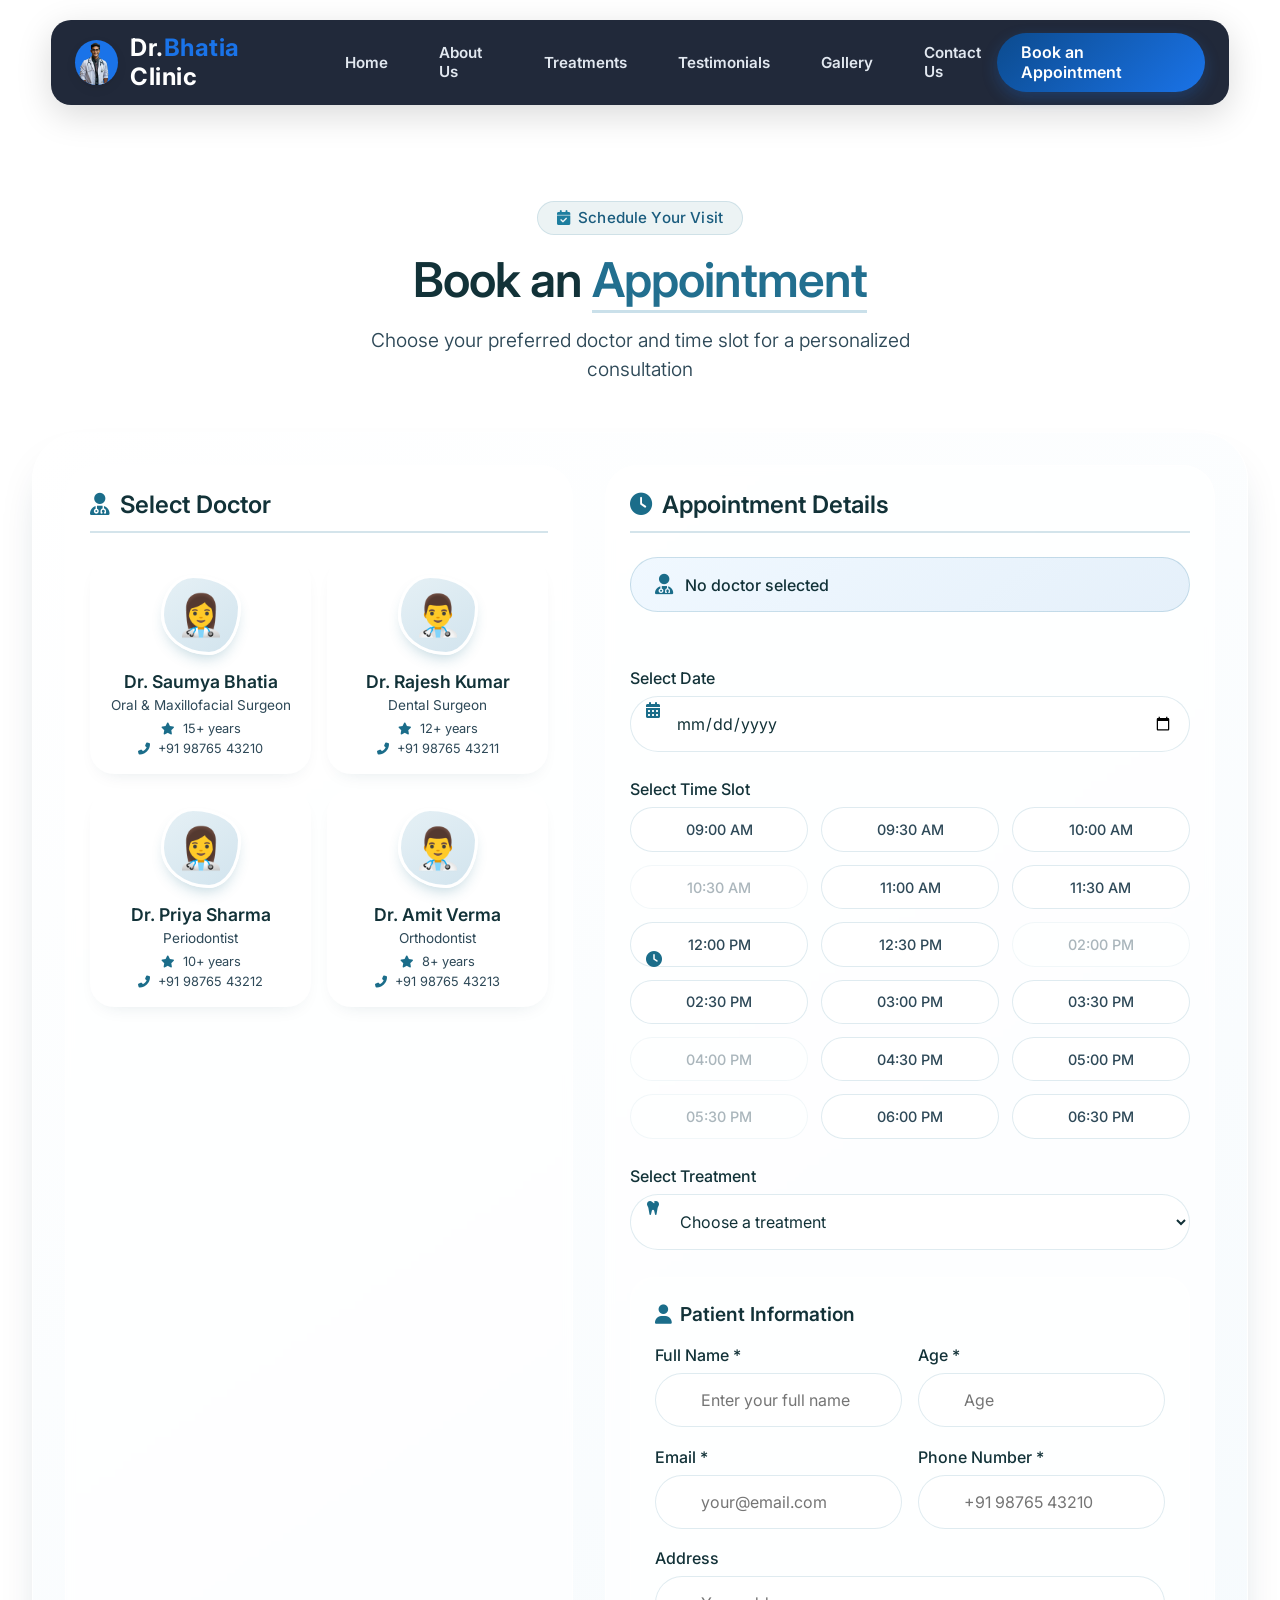
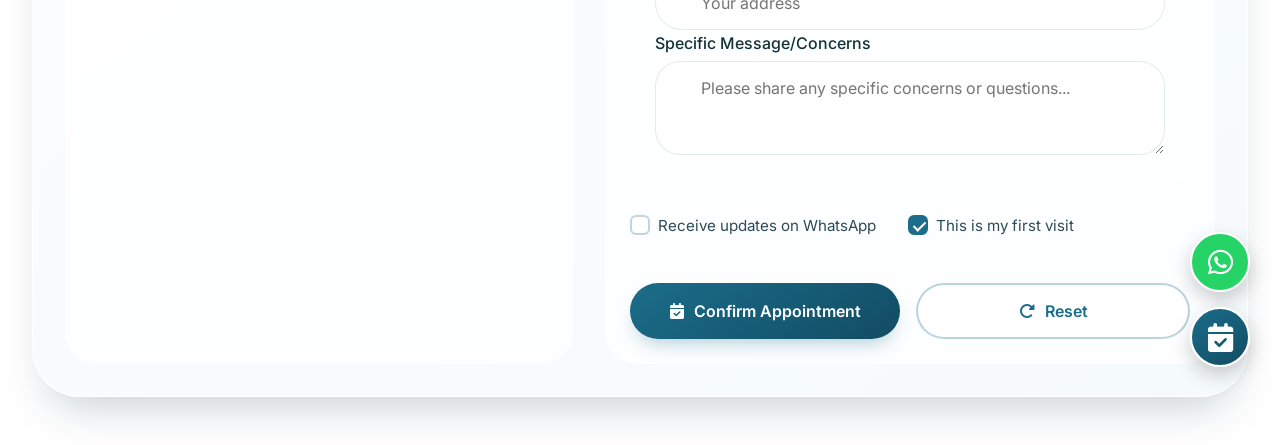
<file: appointment.html>
<!DOCTYPE html>
<html lang="en">
<head>
  <meta charset="UTF-8">
  <meta name="viewport" content="width=device-width, initial-scale=1.0">
  <title>Book Appointment | Dr. Saumya Bhatia</title>
  <!-- Fonts & Icons -->
  <link rel="preconnect" href="https://fonts.googleapis.com">
  <link rel="preconnect" href="https://fonts.gstatic.com" crossorigin>
  <link href="https://fonts.googleapis.com/css2?family=Inter:opsz,wght@14..32,300..600&display=swap" rel="stylesheet">
  <link rel="stylesheet" href="https://cdnjs.cloudflare.com/ajax/libs/font-awesome/6.0.0-beta3/css/all.min.css">
  <link href="https://fonts.googleapis.com/css2?family=Inter:opsz,wght@14..32,300..600&display=swap" rel="stylesheet">
  <link rel="stylesheet" href="https://cdnjs.cloudflare.com/ajax/libs/font-awesome/6.0.0-beta3/css/all.min.css">
  <link href="https://fonts.googleapis.com/css2?family=Inter:wght@400;500;600&display=swap" rel="stylesheet">
  <link href="https://fonts.googleapis.com/css2?family=Inter:wght@300;400;500;600;700&display=swap" rel="stylesheet">
  <link rel="stylesheet" href="https://cdnjs.cloudflare.com/ajax/libs/font-awesome/6.5.0/css/all.min.css">
  
  <!-- CSS Files -->
  <link rel="stylesheet" href="stats.css">
  <link rel="stylesheet" href="appointment.css">
</head>
<body>
  <header class="main-header">
  <style>
    
/* --- General Animations --- */
.animate-on-scroll {
    opacity: 0;
    transform: translateY(40px);
    transition: opacity 0.8s ease-out, transform 0.8s ease-out;
}

.animate-on-scroll.visible {
    opacity: 1;
    transform: translateY(0);
}



@keyframes fadeEffect {
    from {opacity: 0.4;}
    to {opacity: 1;}
}

/* --- Navigation --- */
header {
    display: flex;
    justify-content: space-between;
    align-items: center;
    padding: 1rem 5%;
    background-color: #ffffff;
    box-shadow: 0 2px 10px rgba(0,0,0,0.05);
    position: sticky;
    top: 0;
    z-index: 1000;
}

.logo {
    font-size: 1.4rem;
    font-weight: 700;
    color: #0c4b8e;
}

.nav-links {
    display: flex;
    align-items: center;
}

.nav-links a {
    text-decoration: none;
    color: var(--text-dark);
    margin-left: 2rem;
    font-weight: 500;
    font-size: 0.95rem;
    transition: color 0.3s;
}

.nav-links a:hover {
    color: #1a73e8;
}
.menu-toggle {
    display: none;
    font-size: 1.8rem;
    color: white;
    cursor: pointer;
}
.btn-header {
    width: 30%;
    background-color: #1a73e8;
    color: white;
    padding: 0.7rem 1.4rem;
    border: none;
    border-radius: 4px;
    font-weight: 600;
    cursor: pointer;
    transition: background-color 0.3s;
    margin-left: 2rem;
}

.btn-header:hover {
    background-color: #0c4b8e;
}
/* --- Premium Dark Floating Pill Header --- */
.main-header {
    display: flex;
    justify-content: space-between;
    align-items: center;
    
    /* Bulgy, Soft Pill Shape */
    padding: 0.8rem 1.5rem; 
    margin: 20px 4%; 
    border-radius: 20px; 
    
    /* The "Little Dark" Glass Effect (Deep Navy/Slate) */
    background-color: rgba(15, 23, 42, 0.92);
    backdrop-filter: blur(12px); 
    -webkit-backdrop-filter: blur(12px);
    box-shadow: 0 10px 35px rgba(0,0,0,0.15); 
    
    position: sticky;
    top: 20px; 
    z-index: 1000;
    animation: headerSlideDown 0.8s ease-out forwards;
}

@keyframes headerSlideDown {
    from { transform: translateY(-120%); opacity: 0; }
    to { transform: translateY(0); opacity: 1; }
}

/* Logo Layout */
.logo-container { display: flex; align-items: center; gap: 12px; text-decoration: none; }
.logo-img-box { width: 45px; height: 45px; background-color: #1a73e8; border-radius: 50%; display: flex; align-items: center; justify-content: center; color: white; font-size: 0.75rem; font-weight: 700; overflow: hidden; box-shadow: 0 4px 10px rgba(0,0,0,0.1); }
.logo-img-box img { width: 100%; height: 100%; object-fit: cover; }

/* White text so it pops against the dark header */
.logo-text { font-size: 1.5rem; font-weight: 700; color: #ffffff; letter-spacing: 0.5px; }
.logo-text span { color: #1a73e8; }

/* Center Navigation - Reduced Gap */
.main-header .nav-links {
    display: flex;
    align-items: center;
    gap: 0.2rem; /* Much tighter gap between items */
}

/* The visible dots */
.nav-dot { 
    color: #475569; /* Subtle dark grey dot */
    font-size: 1.2rem; 
    user-select: none; 
    margin: 0 0.3rem; 
}

.main-header .nav-item {
    text-decoration: none;
    color: #e2e8f0; /* Light grey text */
    font-weight: 600;
    font-size: 0.95rem;
    position: relative;
    padding: 0.3rem 0.5rem;
    display: inline-block; 
    transition: transform 0.3s cubic-bezier(0.175, 0.885, 0.32, 1.275), color 0.3s ease;
}

/* Hover: Scale up & turn white */
.main-header .nav-item:hover { 
    color: #ffffff; 
    transform: scale(1.12); 
}

/* Hover: Growing Underline */
.main-header .nav-item::after {
    content: ''; position: absolute; bottom: -2px; left: 0; width: 0%; height: 2px;
    background-color: #1a73e8;; transition: width 0.3s ease; border-radius: 2px;
}
.main-header .nav-item:hover::after { width: 100%; }

/* Right Action: Phone Button */
.header-actions { display: flex; align-items: center; }

.phone-btn-home {
    background: linear-gradient(135deg, #0c4b8e 0%, #1a73e8 100%);
    color: white !important;
    padding: 0.6rem 1.5rem;
    border-radius: 50px;
    font-weight: 600;
    text-decoration: none;
    display: flex;
    align-items: center;
    gap: 8px;
    position: relative;
    overflow: hidden;
    box-shadow: 0 6px 15px rgba(26, 115, 232, 0.25);
    transition: transform 0.3s ease, box-shadow 0.3s ease;
}
.phone-btn {
    background: linear-gradient(135deg, #0c4b8e 0%, #1a73e8 100%);
    color: white !important;
    padding: 0.6rem 1.5rem;
    border-radius: 50px;
    font-weight: 600;
    text-decoration: none;
    display: flex;
    align-items: center;
    gap: 8px;
    position: relative;
    overflow: hidden;
    box-shadow: 0 6px 15px rgba(26, 115, 232, 0.25);
    transition: transform 0.3s ease, box-shadow 0.3s ease;
}

.phone-btn:hover {
    transform: translateY(-2px);
    box-shadow: 0 8px 20px rgba(26, 115, 232, 0.35);
}

/* Sweeping shine effect for the phone button */
.phone-btn::before {
    content: ''; position: absolute; top: 0; left: -100%; width: 50%; height: 100%;
    background: linear-gradient(to right, rgba(255,255,255,0) 0%, rgba(255,255,255,0.3) 50%, rgba(255,255,255,0) 100%);
    transform: skewX(-25deg); animation: shineSweep 3s infinite;
}

.phone-icon { font-size: 1.1rem; }
/* --- Animated CTA Button --- */
.animated-btn {
    background: linear-gradient(135deg, #0c4b8e 0%, #1a73e8 100%);
    color: white !important;
    padding: 0.75rem 1.8rem;
    border-radius: 50px;
    font-weight: 600;
    text-decoration: none;
    display: flex;
    align-items: center;
    gap: 8px;
    position: relative;
    overflow: hidden;
    box-shadow: 0 6px 15px rgba(26, 115, 232, 0.25);
    transition: transform 0.3s ease, box-shadow 0.3s ease;
    margin-left: 1rem;
}

.animated-btn .arrow {
    transition: transform 0.3s ease;
}

/* Button lifts up and arrow slides right on hover */
.animated-btn:hover {
    transform: translateY(-2px);
    box-shadow: 0 8px 20px rgba(26, 115, 232, 0.35);
}

.animated-btn:hover .arrow {
    transform: translateX(4px);
}

/* The continuous sweeping shine effect */
.animated-btn::before {
    content: '';
    position: absolute;
    top: 0;
    left: -100%;
    width: 50%;
    height: 100%;
    background: linear-gradient(to right, rgba(255,255,255,0) 0%, rgba(255,255,255,0.3) 50%, rgba(255,255,255,0) 100%);
    transform: skewX(-25deg);
    animation: shineSweep 3s infinite; /* Shines every 3 seconds */
}

@keyframes shineSweep {
    0% { left: -100%; }
    20% { left: 200%; }
    100% { left: 200%; }
}
  </style>
    <div class="header-top">
        <a href="index.html" class="logo-container">
            <div class="logo-img-box"><img src="bhatia.png"></div>
            <div class="logo-text">Dr.<span>Bhatia</span> Clinic</div>
        </a>

        <!-- MENU ICON MUST BE HERE -->
        <div class="menu-toggle" id="menu-toggle">☰</div>
    </div>

    <!-- Navigation -->
    <nav class="nav-links" id="nav-links">
        <a href="index.html" class="nav-item">Home</a>
        <a href="index.html#about-us" class="nav-item">About Us</a>
        <a href="index.html#primary-treatments" class="nav-item">Treatments</a>
        <a href="index.html#testimonials" class="nav-item">Testimonials</a>
        <a href="index.html#gallery" class="nav-item">Gallery</a>
        <a href="index.html#contact" class="nav-item">Contact Us</a>
    </nav>

    <!-- Button always below -->
    <div class="header-actions">
        <a href="appointment.html" class="phone-btn">
            Book an Appointment
        </a>
    </div>

</header>
  <!-- APPOINTMENT PAGE CONTENT -->
  <div class="appointment-page">
    
    <!-- Page Header -->
    <div class="appointment-header">
      <div class="appointment-badge">
        <i class="fas fa-calendar-check"></i>
        <span>Schedule Your Visit</span>
      </div>
      <h1 class="appointment-title">Book an <span>Appointment</span></h1>
      <p class="appointment-subtitle">
        Choose your preferred doctor and time slot for a personalized consultation
      </p>
    </div>

    <!-- Main Appointment Container -->
    <div class="appointment-container">
      
      <!-- Left Side - Doctor Selection -->
      <div class="doctors-section">
        <h2 class="section-title">
          <i class="fas fa-user-md"></i>
          Select Doctor
        </h2>
        
        <div class="doctors-grid">
          
          <!-- Doctor 1 - Dr. Saumya Bhatia -->
          <div class="doctor-card" data-doctor-id="1">
            <div class="doctor-card-inner">
              <div class="doctor-image">
                <div class="doctor-avatar"></div>
              </div>
              <div class="doctor-info">
                <h3 class="doctor-name">Dr. Saumya Bhatia</h3>
                <p class="doctor-specialty">Oral & Maxillofacial Surgeon</p>
                <div class="doctor-details">
                  <span class="doctor-exp"><i class="fas fa-star"></i> 15+ years</span>
                  <span class="doctor-contact"><i class="fas fa-phone-alt"></i> +91 98765 43210</span>
                </div>
              </div>
              <div class="doctor-select">
                <i class="fas fa-check-circle"></i>
              </div>
            </div>
          </div>
          
          <!-- Doctor 2 - Dr. Rajesh Kumar -->
          <div class="doctor-card" data-doctor-id="2">
            <div class="doctor-card-inner">
              <div class="doctor-image">
                <div class="doctor-avatar male"></div>
              </div>
              <div class="doctor-info">
                <h3 class="doctor-name">Dr. Rajesh Kumar</h3>
                <p class="doctor-specialty">Dental Surgeon</p>
                <div class="doctor-details">
                  <span class="doctor-exp"><i class="fas fa-star"></i> 12+ years</span>
                  <span class="doctor-contact"><i class="fas fa-phone-alt"></i> +91 98765 43211</span>
                </div>
              </div>
              <div class="doctor-select">
                <i class="fas fa-check-circle"></i>
              </div>
            </div>
          </div>
          
          <!-- Doctor 3 - Dr. Priya Sharma -->
          <div class="doctor-card" data-doctor-id="3">
            <div class="doctor-card-inner">
              <div class="doctor-image">
                <div class="doctor-avatar female"></div>
              </div>
              <div class="doctor-info">
                <h3 class="doctor-name">Dr. Priya Sharma</h3>
                <p class="doctor-specialty">Periodontist</p>
                <div class="doctor-details">
                  <span class="doctor-exp"><i class="fas fa-star"></i> 10+ years</span>
                  <span class="doctor-contact"><i class="fas fa-phone-alt"></i> +91 98765 43212</span>
                </div>
              </div>
              <div class="doctor-select">
                <i class="fas fa-check-circle"></i>
              </div>
            </div>
          </div>
          
          <!-- Doctor 4 - Dr. Amit Verma -->
          <div class="doctor-card" data-doctor-id="4">
            <div class="doctor-card-inner">
              <div class="doctor-image">
                <div class="doctor-avatar male"></div>
              </div>
              <div class="doctor-info">
                <h3 class="doctor-name">Dr. Amit Verma</h3>
                <p class="doctor-specialty">Orthodontist</p>
                <div class="doctor-details">
                  <span class="doctor-exp"><i class="fas fa-star"></i> 8+ years</span>
                  <span class="doctor-contact"><i class="fas fa-phone-alt"></i> +91 98765 43213</span>
                </div>
              </div>
              <div class="doctor-select">
                <i class="fas fa-check-circle"></i>
              </div>
            </div>
          </div>
          
        </div>
      </div>
      
      <!-- Right Side - Booking Form -->
      <div class="booking-section">
        <h2 class="section-title">
          <i class="fas fa-clock"></i>
          Appointment Details
        </h2>
        
        <form id="appointmentForm" class="booking-form">
          
          <!-- Selected Doctor Display -->
          <div class="selected-doctor-display" id="selectedDoctorDisplay">
            <i class="fas fa-user-md"></i>
            <span>No doctor selected</span>
          </div>
          
          <!-- Date Selection -->
          <div class="form-group">
            <label for="appointmentDate">
              <i class="fas fa-calendar-alt"></i>
              Select Date
            </label>
            <input type="date" id="appointmentDate" class="form-control" min="2026-03-07" required>
          </div>
          
          <!-- Time Slot Selection -->
          <div class="form-group">
            <label>
              <i class="fas fa-clock"></i>
              Select Time Slot
            </label>
            <div class="time-slots" id="timeSlots">
              <!-- Time slots will be populated by JavaScript -->
            </div>
          </div>
          
          <!-- Treatment Selection -->
          <div class="form-group">
            <label for="treatment">
              <i class="fas fa-tooth"></i>
              Select Treatment
            </label>
            <select id="treatment" class="form-control" required>
              <option value="" disabled selected>Choose a treatment</option>
              <option value="dental-implants">Dental Implants</option>
              <option value="wisdom-teeth">Wisdom Teeth Removal</option>
              <option value="jaw-surgery">Jaw Surgery</option>
              <option value="root-canal">Root Canal Treatment</option>
              <option value="teeth-whitening">Teeth Whitening</option>
              <option value="braces">Braces/Orthodontics</option>
              <option value="gum-treatment">Gum Disease Treatment</option>
              <option value="consultation">General Consultation</option>
            </select>
          </div>
          
          <!-- Patient Information -->
          <div class="patient-info-section">
            <h3 class="subsection-title">
              <i class="fas fa-user"></i>
              Patient Information
            </h3>
            
            <div class="form-row">
              <div class="form-group">
                <label for="patientName">Full Name *</label>
                <input type="text" id="patientName" class="form-control" placeholder="Enter your full name" required>
              </div>
              
              <div class="form-group">
                <label for="patientAge">Age *</label>
                <input type="number" id="patientAge" class="form-control" placeholder="Age" min="1" max="120" required>
              </div>
            </div>
            
            <div class="form-row">
              <div class="form-group">
                <label for="patientEmail">Email *</label>
                <input type="email" id="patientEmail" class="form-control" placeholder="your@email.com" required>
              </div>
              
              <div class="form-group">
                <label for="patientPhone">Phone Number *</label>
                <input type="tel" id="patientPhone" class="form-control" placeholder="+91 98765 43210" required>
              </div>
            </div>
            
            <div class="form-group">
              <label for="patientAddress">Address</label>
              <input type="text" id="patientAddress" class="form-control" placeholder="Your address">
            </div>
            
            <div class="form-group">
              <label for="patientMessage">Specific Message/Concerns</label>
              <textarea id="patientMessage" class="form-control" rows="3" placeholder="Please share any specific concerns or questions..."></textarea>
            </div>
          </div>
          
          <!-- Additional Options -->
          <div class="form-options">
            <label class="checkbox-label">
              <input type="checkbox" id="whatsappUpdates">
              <span class="checkbox-custom"></span>
              Receive updates on WhatsApp
            </label>
            
            <label class="checkbox-label">
              <input type="checkbox" id="firstVisit" checked>
              <span class="checkbox-custom"></span>
              This is my first visit
            </label>
          </div>
          
          <!-- Submit Button -->
          <div class="form-actions">
            <button type="submit" class="submit-btn">
              <i class="fas fa-calendar-check"></i>
              Confirm Appointment
            </button>
            <button type="button" class="reset-btn" id="resetForm">
              <i class="fas fa-redo-alt"></i>
              Reset
            </button>
          </div>
          
        </form>
      </div>
      
    </div>
    
   <!-- FLOATING ACTION BUTTONS -->
<div class="floating-buttons">
  <a href="https://api.whatsapp.com/send/?phone=919555998900&text&type=phone_number&app_absent=0" class="floating-btn whatsapp-float" target="_blank">
    <i class="fab fa-whatsapp"></i>
    <span class="floating-tooltip">Chat on WhatsApp</span>
  </a>
  <a href="appointment.html" class="floating-btn book-float">
    <i class="fas fa-calendar-check"></i>
    <span class="floating-tooltip">Book Appointment</span>
  </a>
</div>
<script>
const menuToggle = document.getElementById("menu-toggle");
const navLinks = document.getElementById("nav-links");

menuToggle.addEventListener("click", function() {
    navLinks.classList.toggle("active");
});

document.getElementById("menu-toggle").addEventListener("click", function() {
    document.getElementById("nav-links").classList.toggle("active");
});
document.addEventListener("DOMContentLoaded", function() {

    const menuBtn = document.getElementById("menu-toggle");
    const navMenu = document.getElementById("nav-links");

    menuBtn.addEventListener("click", function() {
        navMenu.classList.toggle("active");
    });

});
</script>

  <!-- JavaScript Files -->
  <script src="stats.js"></script>
  <script src="appointment.js"></script>
</body>

</html>
</file>
<file: stats.css>
*{
margin:0;
padding:0;
box-sizing:border-box;
font-family:'Inter',sans-serif;
}
html,body{
width:100%;
overflow-x:hidden;
}

.stats-section {
  max-width: 1280px;
  margin: -1rem auto 4rem auto;  /* Negative margin pulls it up to connect */
  padding: 0 1.5rem;
  font-family: 'Inter', system-ui, -apple-system, sans-serif;
  position: relative;
  z-index: 2;
}

.stats-grid {
  display: flex;
  flex-wrap: wrap;
  justify-content: space-between;
  align-items: center;
  gap: 2rem 1.5rem;
  background: white;
  border-radius: 2rem;
  padding: 2.5rem 2.5rem;
  box-shadow: 0 25px 40px -18px rgba(18, 52, 77, 0.25);
  border: 1px solid rgba(255, 255, 255, 0.9);
  position: relative;
  transform: translateY(-10px);  /* Creates overlap effect */
  transition: box-shadow 0.3s ease, transform 0.3s ease;
}

.stats-grid:hover {
  box-shadow: 0 30px 45px -15px rgba(26, 82, 108, 0.3);
}

/* Add connecting gradient line */
.stats-grid::before {
  content: '';
  position: absolute;
  top: -20px;
  left: 10%;
  width: 80%;
  height: 20px;
  background: linear-gradient(to bottom, rgba(255,255,255,0) 0%, rgba(248,252,255,0.8) 50%, white 100%);
  pointer-events: none;
  z-index: -1;
}

/* individual stat card */
.stat-card {
  flex: 1 1 180px;
  min-width: 160px;
  text-align: center;
  padding: 1.8rem 1rem;
  border-radius: 1.8rem;
  background: linear-gradient(145deg, #f8fcff, #f0f6fa);
  transition: all 0.3s cubic-bezier(0.2, 0.9, 0.3, 1.1);
  border: 1px solid rgba(255, 255, 255, 0.8);
  position: relative;
  overflow: hidden;
  box-shadow: 0 8px 20px -12px rgba(18, 52, 77, 0.15);
}

.stat-card::before {
  content: '';
  position: absolute;
  top: 0;
  left: -100%;
  width: 100%;
  height: 100%;
  background: linear-gradient(90deg, transparent, rgba(255,255,255,0.6), transparent);
  transition: left 0.6s ease;
  pointer-events: none;
}

.stat-card:hover {
  transform: translateY(-6px) scale(1.02);
  background: white;
  border-color: rgba(42, 121, 154, 0.3);
  box-shadow: 0 20px 25px -12px rgba(31, 95, 122, 0.25);
}

.stat-card:hover::before {
  left: 100%;
}

/* stat number */
.stat-number {
  font-size: clamp(2.5rem, 5vw, 3.8rem);
  font-weight: 650;
  line-height: 1.1;
  color: #1b6d8a;
  letter-spacing: -0.02em;
  margin-bottom: 0.3rem;
  transition: all 0.2s;
  display: inline-block;
  position: relative;
}

.stat-card:hover .stat-number {
  color: #0f5e7c;
  text-shadow: 0 5px 12px rgba(36, 122, 161, 0.15);
}

/* plus signs */
.stat-number[data-target="15"]::after,
.stat-number[data-target="2000"]::after,
.stat-number[data-target="500"]::after,
.stat-number[data-target="10"]::after {
  content: '+';
  font-size: 2rem;
  font-weight: 600;
  margin-left: 3px;
  color: #2e829c;
  display: inline-block;
  transition: transform 0.2s;
}

.stat-card:hover .stat-number::after {
  color: #1f7a9c;
  transform: translateX(3px);
}

/* stat label */
.stat-label {
  font-size: 1.1rem;
  font-weight: 500;
  color: #1e4d62;
  margin-bottom: 1rem;
  letter-spacing: 0.01em;
  transition: color 0.2s;
}

.stat-card:hover .stat-label {
  color: #0f4057;
}

/* stat icon */
.stat-icon {
  display: inline-flex;
  align-items: center;
  justify-content: center;
  width: 52px;
  height: 52px;
  background: white;
  border-radius: 50%;
  margin: 0 auto;
  transition: all 0.3s ease;
  border: 1px solid rgba(42, 121, 154, 0.15);
  box-shadow: 0 6px 12px -6px rgba(31, 95, 122, 0.2);
}

.stat-icon i {
  font-size: 1.6rem;
  color: #1b6d8a;
  transition: all 0.3s;
}

.stat-card:hover .stat-icon {
  background: #1b6d8a;
  transform: scale(1.1) rotate(5deg);
  border-color: transparent;
  box-shadow: 0 10px 18px -8px #1b6d8a;
}

.stat-card:hover .stat-icon i {
  color: white;
  transform: scale(1.1);
}

/* responsive */
@media (max-width: 750px) {
  .stats-section {
    margin-top: 0;  /* Reset negative margin on mobile */
    padding: 0 1rem;
  }
  
  .stats-grid {
    padding: 2rem 1.5rem;
    gap: 1.5rem;
    border-radius: 1.8rem;
    transform: translateY(0);  /* Remove overlap on mobile */
  }
  
  .stats-grid::before {
    display: none;  /* Hide gradient line on mobile */
  }
  
  .stat-card {
    min-width: 140px;
    padding: 1.5rem 0.8rem;
  }
  
  .stat-number {
    font-size: 2.5rem;
  }
  
  .stat-number::after {
    font-size: 1.5rem;
  }
  
  .stat-label {
    font-size: 1rem;
  }
  
  .stat-icon {
    width: 46px;
    height: 46px;
  }
  
  .stat-icon i {
    font-size: 1.4rem;
  }
}

@media (max-width: 450px) {
  .stats-section {
    padding: 0 0.8rem;
  }
  
  .stats-grid {
    padding: 1.5rem 1rem;
  }
  
  .stat-card {
    flex: 1 1 100%;
    max-width: 220px;
    margin: 0 auto;
  }
}
/* ========== about-section.css ========== */
/* About section - connects hero and stats */

.about-section {
  max-width: 1280px;
  margin: 1rem auto 2rem auto;
  padding: 0 1.5rem;
  font-family: 'Inter', system-ui, -apple-system, sans-serif;
  position: relative;
  z-index: 2;
}

.about-container {
  display: flex;
  flex-wrap: wrap;
  align-items: center;
  gap: 3rem 2.5rem;
  background: linear-gradient(135deg, #ffffff 0%, #f5fafd 100%);
  border-radius: 2.5rem;
  padding: 3rem 3rem;
  box-shadow: 0 25px 40px -18px rgba(18, 52, 77, 0.2);
  border: 1px solid rgba(255, 255, 255, 0.9);
  transition: all 0.3s ease;
}

.about-container:hover {
  box-shadow: 0 30px 50px -18px rgba(26, 82, 108, 0.3);
}

/* Left side - Image */
.about-image-wrapper {
  flex: 0 0 300px;
  min-width: 250px;
  display: flex;
  flex-direction: column;
  align-items: center;
  gap: 1.2rem;
}

.about-image-frame {
  background: linear-gradient(145deg, #e5f0f5, #d2e4ee);
  border-radius: 40% 60% 40% 60% / 50% 40% 60% 50%;
  padding: 0.8rem;
  box-shadow: 0 30px 30px -15px rgba(31, 83, 105, 0.3);
  border: 2px solid rgba(255,255,255,0.8);
  width: 100%;
  max-width: 300px;
  transition: all 0.4s ease;
}

.about-image-frame:hover {
  border-radius: 45% 55% 45% 55% / 50% 45% 55% 50%;
  box-shadow: 0 35px 35px -15px #1d607b;
  transform: scale(1.02);
}

.about-doctor-img {
  display: block;
  width: 100%;
  height: 400px;
  aspect-ratio: 1 / 1.1;
  background: linear-gradient(145deg, #c5dbe8, #d7ecf5);
  border-radius: 40% 60% 40% 60% / 50% 40% 60% 50%;
  position: relative;
  color: #19556b;
  background-image: url("bhatia.png");
  background-size: cover;
  background-position: center;
  background-repeat: no-repeat;
  transition: all 0.3s;
}


.about-doctor-img::after {
  content: "Dr. Mohit Mangla";
  position: absolute;
  bottom: 12px;
  left: 0;
  right: 0;
  text-align: center;
  font-weight: 550;
  font-size: 1.2rem;
  color: #113946;
  background: rgba(255, 255, 255, 0.7);
  backdrop-filter: blur(4px);
  padding: 0.5rem 1rem;
  width: fit-content;
  margin: 0 auto;
  border-radius: 60px;
  white-space: nowrap;
  border: 1px solid white;
  letter-spacing: 0.3px;
  transition: all 0.2s;
}

.about-doctor-img:hover::after {
  background: rgba(255, 255, 255, 0.9);
  color: #09303e;
  letter-spacing: 0.5px;
}

.about-specialty-badge {
  background: rgba(255, 255, 255, 0.7);
  backdrop-filter: blur(8px);
  padding: 0.5rem 1.5rem;
  border-radius: 60px;
  font-weight: 500;
  color: #184e67;
  font-size: 1rem;
  display: inline-flex;
  align-items: center;
  gap: 8px;
  border: 1px solid rgba(120, 180, 210, 0.3);
  transition: all 0.2s;
}

.about-specialty-badge i {
  color: #1d7e9f;
  transition: transform 0.2s;
}

.about-specialty-badge:hover {
  background: rgba(255, 255, 255, 0.95);
  transform: translateY(-2px);
  border-color: rgba(44, 130, 170, 0.6);
}

.about-specialty-badge:hover i {
  transform: rotate(8deg) scale(1.1);
}

/* Right side - Content */
.about-content {
  flex: 1 1 500px;
}

.about-badge {
  display: inline-flex;
  align-items: center;
  background: rgba(20, 98, 120, 0.08);
  color: #1a5c7e;
  font-weight: 500;
  font-size: 0.95rem;
  padding: 0.4rem 1.2rem;
  border-radius: 40px;
  letter-spacing: 0.01em;
  margin-bottom: 1.2rem;
  border: 1px solid rgba(42, 121, 154, 0.15);
  backdrop-filter: blur(2px);
  transition: all 0.2s;
}

.about-badge:hover {
  background: rgba(30, 112, 148, 0.15);
  transform: scale(1.02) translateY(-1px);
  border-color: rgba(42, 121, 154, 0.3);
}

.about-badge i {
  margin-right: 6px;
  color: #1d7e9f;
}

.about-title {
  font-size: clamp(2.2rem, 4vw, 3rem);
  font-weight: 600;
  line-height: 1.2;
  letter-spacing: -0.02em;
  color: #123238;
  margin: 0 0 0.8rem 0;
  transition: color 0.2s;
}

.about-title:hover {
  color: #1b6d8f;
}

.about-description {
  font-size: 1.1rem;
  line-height: 1.6;
  color: #2e4958;
  margin-bottom: 1.2rem;
  font-weight: 350;
  transition: color 0.2s;
}

.about-description.second {
  margin-bottom: 2rem;
}

.about-description:hover {
  color: #1e3e4f;
}

/* Credentials */
.about-credentials {
  display: flex;
  flex-direction: column;
  gap: 0.8rem;
  margin-bottom: 2.2rem;
  background: rgba(255, 255, 255, 0.5);
  padding: 1.5rem 1.8rem;
  border-radius: 1.8rem;
  backdrop-filter: blur(4px);
  border: 1px solid rgba(255, 255, 255, 0.6);
}

.credential-item {
  display: flex;
  align-items: center;
  gap: 1rem;
  font-size: 1rem;
  color: #1b4b61;
  font-weight: 450;
  transition: all 0.2s;
}

.credential-item:hover {
  transform: translateX(5px);
  color: #0f4057;
}

.credential-item i {
  font-size: 1.2rem;
  color: #2e829c;
  background: rgba(255, 255, 255, 0.7);
  border-radius: 50%;
  width: 32px;
  height: 32px;
  display: inline-flex;
  align-items: center;
  justify-content: center;
  box-shadow: 0 4px 8px rgba(0, 30, 40, 0.04);
  transition: all 0.2s;
}

.credential-item:hover i {
  background: white;
  color: #1f7a9c;
  transform: scale(1.12);
  box-shadow: 0 8px 14px -6px rgba(30, 100, 130, 0.25);
}

/* CTA Buttons */
.about-cta {
  display: flex;
  flex-wrap: wrap;
  align-items: center;
  gap: 1.2rem;
}

.about-btn-primary {
  background: #1b6d8a;
  color: white;
  border: none;
  padding: 1rem 2rem;
  border-radius: 50px;
  font-weight: 550;
  font-size: 1.1rem;
  display: inline-flex;
  align-items: center;
  gap: 12px;
  box-shadow: 0 10px 18px -8px rgba(24, 98, 120, 0.4);
  transition: all 0.25s cubic-bezier(0.2, 0.9, 0.3, 1.1);
  text-decoration: none;
  border: 1px solid rgba(255, 255, 255, 0.2);
  letter-spacing: 0.3px;
  cursor: pointer;
}

.about-btn-primary i {
  font-size: 1.1rem;
  transition: transform 0.2s;
}

.about-btn-primary:hover {
  background: #0f5e7c;
  box-shadow: 0 18px 25px -10px #145d7a;
  transform: scale(1.02) translateY(-2px);
}

.about-btn-primary:hover i {
  transform: translateX(3px) rotate(5deg);
}

.about-btn-outline {
  background: transparent;
  border: 1.5px solid #29738f;
  color: #1a5c74;
  padding: 0.9rem 2rem;
  border-radius: 50px;
  font-weight: 520;
  font-size: 1.05rem;
  display: inline-flex;
  align-items: center;
  gap: 10px;
  transition: all 0.2s ease;
  text-decoration: none;
  backdrop-filter: blur(4px);
}

.about-btn-outline i {
  font-size: 1rem;
  transition: transform 0.2s;
}

.about-btn-outline:hover {
  background: rgba(42, 111, 140, 0.08);
  border-color: #1a75a0;
  transform: scale(1.01) translateY(-1px);
  box-shadow: 0 8px 14px -8px #1a5c7e55;
}

.about-btn-outline:hover i {
  transform: translateY(-1px) scale(1.1);
  color: #1a6c8f;
}

/* Responsive */
@media (max-width: 850px) {
  .about-container {
    padding: 2.5rem 2rem;
    text-align: center;
    justify-content: center;
  }
  
  .about-content {
    text-align: center;
  }
  
  .about-badge {
    margin-left: auto;
    margin-right: auto;
  }
  
  .about-credentials {
    align-items: flex-start;
    text-align: left;
  }
  
  .about-cta {
    justify-content: center;
  }
}

@media (max-width: 550px) {
  .about-section {
    padding: 0 1rem;
  }
  
  .about-container {
    padding: 2rem 1.5rem;
    border-radius: 2rem;
  }
  
  .about-credentials {
    padding: 1.2rem;
  }
  
  .about-btn-primary, .about-btn-outline {
    width: 100%;
    justify-content: center;
  }
  
  .about-doctor-img::after {
    font-size: 1rem;
    white-space: normal;
    width: 90%;
  }
}
/* ========== treatments-section.css ========== */
/* Primary treatments with hover effects */

.treatments-section {
  max-width: 1280px;
  margin: 3rem auto 3rem auto;
  padding: 0 1.5rem;
  font-family: 'Inter', system-ui, -apple-system, sans-serif;
}

/* Header */
.treatments-header {
  text-align: center;
  margin-bottom: 3rem;
}

.treatments-badge {
  display: inline-flex;
  align-items: center;
  background: rgba(20, 98, 120, 0.08);
  color: #1a5c7e;
  font-weight: 500;
  font-size: 0.95rem;
  padding: 0.4rem 1.2rem;
  border-radius: 40px;
  letter-spacing: 0.01em;
  margin-bottom: 1rem;
  border: 1px solid rgba(42, 121, 154, 0.15);
  backdrop-filter: blur(2px);
  transition: all 0.2s;
}

.treatments-badge:hover {
  background: rgba(30, 112, 148, 0.15);
  transform: scale(1.02) translateY(-1px);
  border-color: rgba(42, 121, 154, 0.3);
}

.treatments-badge i {
  margin-right: 8px;
  color: #1d7e9f;
}

.treatments-title {
  font-size: clamp(2.2rem, 4vw, 3rem);
  font-weight: 600;
  line-height: 1.2;
  letter-spacing: -0.02em;
  color: #123238;
  margin: 0 0 0.8rem 0;
}

.treatments-title span {
  color: #226f8f;
  border-bottom: 3px solid rgba(44, 130, 170, 0.25);
  display: inline-block;
  padding-bottom: 2px;
  transition: border-color 0.2s, color 0.2s;
}

.treatments-title:hover span {
  border-bottom-color: rgba(33, 112, 153, 0.6);
  color: #1b6d8f;
}

.treatments-subtitle {
  font-size: 1.2rem;
  line-height: 1.5;
  color: #2e4958;
  max-width: 600px;
  margin: 0 auto;
  font-weight: 350;
}

/* Grid */
.treatments-grid {
  display: grid;
  grid-template-columns: repeat(3, 1fr);
  gap: 2rem;
  margin-bottom: 3rem;
}

/* Treatment Card */
.treatment-card {
  border-radius: 2rem;
  overflow: hidden;
  background: linear-gradient(145deg, #f8fcff, #f0f6fa);
  box-shadow: 0 15px 30px -12px rgba(18, 52, 77, 0.15);
  transition: all 0.3s cubic-bezier(0.2, 0.9, 0.3, 1.1);
  border: 1px solid rgba(255, 255, 255, 0.8);
  aspect-ratio: 1 / 1.1;
  position: relative;
}

.treatment-card:hover {
  transform: translateY(-10px) scale(1.02);
  box-shadow: 0 25px 40px -15px #7c7c7c;
}

.treatment-image {
  width: 100%;
  height: 100%;
  background-size: cover;
  background-position: center;
  position: relative;
  transition: transform 0.5s ease;
}

.treatment-card:hover .treatment-image {
  transform: scale(1.05);
}

/* Overlay - becomes visible on hover */
.treatment-overlay {
  position: absolute;
  top: 0;
  left: 0;
  width: 100%;
  height: 100%;
  background: rgba(18, 50, 60, 0.85);
  backdrop-filter: blur(2px);
  display: flex;
  align-items: center;
  justify-content: center;
  opacity: 0;
  transition: opacity 0.4s ease;
  padding: 1.5rem;
}

.treatment-card:hover .treatment-overlay {
  opacity: 1;
}

/* On hover, image visibility decreases via the overlay */
.treatment-card:hover .treatment-image {
  filter: brightness(0.7);
}

.treatment-content {
  text-align: center;
  color: white;
  transform: translateY(20px);
  transition: transform 0.4s ease;
  width: 100%;
  padding: 0 1rem;  /* ADD THIS - adds padding on both sides */
  box-sizing: border-box;  /* ADD THIS - ensures padding is included in width */
  word-wrap: break-word;
}

.treatment-card:hover .treatment-content {
  transform: translateY(0);
}

.treatment-name {
  font-size: 1.5rem;
  font-weight: 600;
  margin-bottom: 0.8rem;
  padding-right: 10px;
  color: white;
  border-bottom: 2px solid rgba(246, 241, 241, 0.3);
  padding-bottom: 0.5rem;
  display: inline-block;
  transition: all 0.3s;
    max-width: 100%;  /* ADD THIS */

}

/* Title moves up on hover */
.treatment-card:hover .treatment-name {
  transform: translateY(-5px);
  border-bottom-color: #4fc3ff;
}

.treatment-desc {
  font-size: 1rem;
  line-height: 1.5;
  margin-bottom: 1.2rem;
  color: rgba(255, 255, 255, 0.9);
  opacity: 0;
  transform: translateY(10px);
  transition: opacity 0.4s ease 0.1s, transform 0.4s ease 0.1s;
  max-width: 100%;  /* ADD THIS */
  padding: 0.5rem 3.5rem;  /* ADD THIS - extra padding for text */
  box-sizing: border-box;
}

.treatment-card:hover .treatment-desc {
  opacity: 1;
  transform: translateY(0);
}

.treatment-link {
  display: inline-flex;
  align-items: center;
  gap: 8px;
  color: #4fc3ff;
  font-weight: 500;
  font-size: 1rem;
  padding: 0.5rem 1rem;
  border-radius: 30px;
  background: rgba(255, 255, 255, 0.1);
  backdrop-filter: blur(4px);
  border: 1px solid rgba(255, 255, 255, 0.2);
  transition: all 0.3s;
  opacity: 0;
  transform: translateY(10px);
  transition: opacity 0.4s ease 0.2s, transform 0.4s ease 0.2s, background 0.3s;
}

.treatment-card:hover .treatment-link {
  opacity: 1;
  transform: translateY(0);
}

.treatment-link:hover {
  background: rgba(79, 195, 255, 0.2);
  border-color: #4fc3ff;
  gap: 12px;
}

.treatment-link i {
  font-size: 0.9rem;
  transition: transform 0.2s;
}

.treatment-link:hover i {
  transform: translateX(4px);
}
/* Additional fix for mobile devices */
@media (max-width: 550px) {
  
  .treatment-content {
    padding: 0 1.5rem;  /* More padding on mobile */
  }
  
  .treatment-desc {
    font-size: 0.95rem;  /* Slightly smaller on mobile */
    padding: 0 0.8rem;
  }
}
/* Footer */
.treatments-footer {
  text-align: center;
}

.treatments-btn-outline {
  display: inline-flex;
  align-items: center;
  gap: 12px;
  background: transparent;
  border: 2px solid #29738f;
  color: #1a5c74;
  padding: 1rem 2.5rem;
  border-radius: 50px;
  font-weight: 600;
  font-size: 1.1rem;
  transition: all 0.3s ease;
  text-decoration: none;
  backdrop-filter: blur(4px);
}

.treatments-btn-outline i {
  transition: transform 0.3s;
}

.treatments-btn-outline:hover {
  background: rgba(42, 111, 140, 0.08);
  border-color: #1a75a0;
  transform: translateY(-3px);
  box-shadow: 0 15px 25px -12px #1a5c7e;
  gap: 16px;
}

.treatments-btn-outline:hover i {
  transform: translateX(5px);
}

/* Responsive */
@media (max-width: 900px) {
  .treatments-grid {
    grid-template-columns: repeat(2, 1fr);
    gap: 1.5rem;
  }
}

@media (max-width: 550px) {
  .treatments-grid {
    grid-template-columns: 1fr;
    max-width: 350px;
    margin-left: auto;
    margin-right: auto;
  }
  
  .treatments-section {
    padding: 0 1rem;
  }
  
  .treatments-btn-outline {
    width: 100%;
    justify-content: center;
  }
}
/* ========== features-section.css ========== */
/* Features section with icons and hover effects */

.features-section {
  max-width: 1280px;
  margin: 3rem auto 3rem auto;
  padding: 0 1.5rem;
  font-family: 'Inter', system-ui, -apple-system, sans-serif;
}

/* Header */
.features-header {
  text-align: center;
  margin-bottom: 3rem;
}

.features-badge {
  display: inline-flex;
  align-items: center;
  background: rgba(20, 98, 120, 0.08);
  color: #1a5c7e;
  font-weight: 500;
  font-size: 0.95rem;
  padding: 0.4rem 1.2rem;
  border-radius: 40px;
  letter-spacing: 0.01em;
  margin-bottom: 1rem;
  border: 1px solid rgba(42, 121, 154, 0.15);
  backdrop-filter: blur(2px);
  transition: all 0.2s;
}

.features-badge:hover {
  background: rgba(30, 112, 148, 0.15);
  transform: scale(1.02) translateY(-1px);
  border-color: rgba(42, 121, 154, 0.3);
}

.features-badge i {
  margin-right: 8px;
  color: #1d7e9f;
}

.features-title {
  font-size: clamp(2.2rem, 4vw, 3rem);
  font-weight: 600;
  line-height: 1.2;
  letter-spacing: -0.02em;
  color: #123238;
  margin: 0 0 0.8rem 0;
}

.features-title span {
  color: #226f8f;
  border-bottom: 3px solid rgba(44, 130, 170, 0.25);
  display: inline-block;
  padding-bottom: 2px;
  transition: border-color 0.2s, color 0.2s;
}

.features-title:hover span {
  border-bottom-color: rgba(33, 112, 153, 0.6);
  color: #1b6d8f;
}

.features-subtitle {
  font-size: 1.2rem;
  line-height: 1.5;
  color: #2e4958;
  max-width: 600px;
  margin: 0 auto;
  font-weight: 350;
}

/* Grid */
.features-grid {
  display: grid;
  grid-template-columns: repeat(3, 1fr);
  gap: 2rem;
  margin-bottom: 3rem;
}

/* Feature Card */
.feature-card {
  background: linear-gradient(145deg, #ffffff, #f5fafd);
  border-radius: 2rem;
  padding: 2.5rem 2rem;
  text-align: center;
  box-shadow: 0 15px 30px -12px rgba(18, 52, 77, 0.1);
  border: 1px solid rgba(255, 255, 255, 0.9);
  transition: all 0.3s cubic-bezier(0.2, 0.9, 0.3, 1.1);
  position: relative;
  overflow: hidden;
}

.feature-card::before {
  content: '';
  position: absolute;
  top: 0;
  left: -100%;
  width: 100%;
  height: 100%;
  background: linear-gradient(90deg, transparent, rgba(255,255,255,0.4), transparent);
  transition: left 0.6s ease;
  pointer-events: none;
}

.feature-card:hover {
  transform: translateY(-10px);
  box-shadow: 0 25px 40px -15px rgba(31, 95, 122, 0.3);
  background: white;
}

.feature-card:hover::before {
  left: 100%;
}

/* Icon Wrapper */
.feature-icon-wrapper {
  position: relative;
  width: 80px;
  height: 80px;
  margin: 0 auto 1.8rem;
  display: flex;
  align-items: center;
  justify-content: center;
}

.feature-icon {
  width: 70px;
  height: 70px;
  background: linear-gradient(145deg, #e5f0f5, #d2e4ee);
  border-radius: 30% 70% 50% 50% / 40% 40% 60% 60%;
  display: flex;
  align-items: center;
  justify-content: center;
  position: relative;
  z-index: 2;
  transition: all 0.3s ease;
  border: 2px solid rgba(255, 255, 255, 0.8);
  box-shadow: 0 10px 20px -8px rgba(31, 83, 105, 0.3);
}

.feature-icon i {
  font-size: 2.2rem;
  color: #1b6d8a;
  transition: all 0.3s ease;
}

.feature-card:hover .feature-icon {
  background: linear-gradient(145deg, #1b6d8a, #124c63);
  transform: scale(1.1) rotate(5deg);
  border-radius: 40% 60% 40% 60% / 50% 40% 60% 50%;
}

.feature-card:hover .feature-icon i {
  color: white;
  transform: scale(1.1);
}

.feature-icon-glow {
  position: absolute;
  width: 100%;
  height: 100%;
  background: radial-gradient(circle at center, rgba(79, 195, 255, 0.4), transparent 70%);
  border-radius: 50%;
  opacity: 0;
  transition: opacity 0.3s ease;
  z-index: 1;
}

.feature-card:hover .feature-icon-glow {
  opacity: 1;
  animation: pulse 1.5s infinite;
}

@keyframes pulse {
  0% { transform: scale(0.9); opacity: 0.4; }
  50% { transform: scale(1.2); opacity: 0.2; }
  100% { transform: scale(0.9); opacity: 0.4; }
}

/* Feature Title */
.feature-title {
  font-size: 1.5rem;
  font-weight: 600;
  color: #123238;
  margin-bottom: 1rem;
  transition: all 0.3s ease;
  position: relative;
  display: inline-block;
}

.feature-card:hover .feature-title {
  color: #1b6d8a;
  transform: translateY(-2px);
}

.feature-title::after {
  content: '';
  position: absolute;
  bottom: -5px;
  left: 50%;
  transform: translateX(-50%);
  width: 0;
  height: 2px;
  background: #1b6d8a;
  transition: width 0.3s ease;
}

.feature-card:hover .feature-title::after {
  width: 50px;
}

/* Feature Description */
.feature-description {
  font-size: 1rem;
  line-height: 1.6;
  color: #2e4958;
  margin-bottom: 1.5rem;
  transition: all 0.3s ease;
  padding: 0 0.5rem;
}

.feature-card:hover .feature-description {
  color: #1e3e4f;
}

/* Feature Line */
.feature-line {
  width: 40px;
  height: 3px;
  background: linear-gradient(90deg, #1b6d8a, #4fc3ff);
  margin: 0 auto;
  border-radius: 2px;
  transition: all 0.3s ease;
}

.feature-card:hover .feature-line {
  width: 80px;
  background: linear-gradient(90deg, #4fc3ff, #1b6d8a);
}

/* Footer Stats */
.features-footer {
  margin-top: 2rem;
}

.features-stats {
  display: flex;
  align-items: center;
  justify-content: center;
  gap: 2rem;
  flex-wrap: wrap;
  background: linear-gradient(145deg, #f8fcff, #f0f6fa);
  border-radius: 4rem;
  padding: 1.5rem 2.5rem;
  border: 1px solid rgba(255, 255, 255, 0.8);
  box-shadow: 0 15px 25px -15px rgba(18, 52, 77, 0.15);
  transition: all 0.3s ease;
}

.features-stats:hover {
  transform: translateY(-3px);
  box-shadow: 0 20px 30px -12px #1d607b;
}

.features-stat-item {
  display: flex;
  flex-direction: column;
  align-items: center;
  gap: 0.3rem;
  transition: all 0.2s ease;
}

.features-stat-item:hover {
  transform: scale(1.05);
}

.features-stat-number {
  font-size: 1.8rem;
  font-weight: 700;
  color: #1b6d8a;
  line-height: 1.2;
  transition: all 0.2s;
}

.features-stat-item:hover .features-stat-number {
  color: #0f5e7c;
  text-shadow: 0 5px 12px rgba(36, 122, 161, 0.15);
}

.features-stat-label {
  font-size: 0.9rem;
  color: #2e4958;
  font-weight: 500;
  letter-spacing: 0.5px;
}

.features-stat-divider {
  width: 1px;
  height: 30px;
  background: linear-gradient(to bottom, transparent, #8ba3b2, transparent);
}

/* Responsive */
@media (max-width: 850px) {
  .features-grid {
    grid-template-columns: repeat(2, 1fr);
  }
  
  .features-stats {
    padding: 1.2rem 1.5rem;
    gap: 1rem;
  }
}

@media (max-width: 550px) {
  .features-grid {
    grid-template-columns: 1fr;
    max-width: 400px;
    margin-left: auto;
    margin-right: auto;
  }
  
  .features-section {
    padding: 0 1rem;
  }
  
  .features-stats {
    flex-direction: column;
    gap: 1rem;
    border-radius: 2rem;
    padding: 1.5rem;
  }
  
  .features-stat-divider {
    width: 50px;
    height: 1px;
  }
  
  .features-stat-number {
    font-size: 1.5rem;
  }
}
/* ========== gallery-section.css ========== */
/* Stunning gallery with before/after and clinic photos */

.gallery-section {
  max-width: 1280px;
  margin: 3rem auto 3rem auto;
  padding: 0 1.5rem;
  font-family: 'Inter', system-ui, -apple-system, sans-serif;
}

/* Header */
.gallery-header {
  text-align: center;
  margin-bottom: 3rem;
}

.gallery-badge {
  display: inline-flex;
  align-items: center;
  background: rgba(20, 98, 120, 0.08);
  color: #1a5c7e;
  font-weight: 500;
  font-size: 0.95rem;
  padding: 0.4rem 1.2rem;
  border-radius: 40px;
  letter-spacing: 0.01em;
  margin-bottom: 1rem;
  border: 1px solid rgba(42, 121, 154, 0.15);
  backdrop-filter: blur(2px);
  transition: all 0.2s;
}

.gallery-badge:hover {
  background: rgba(30, 112, 148, 0.15);
  transform: scale(1.02) translateY(-1px);
  border-color: rgba(42, 121, 154, 0.3);
}

.gallery-badge i {
  margin-right: 8px;
  color: #1d7e9f;
}

.gallery-title {
  font-size: clamp(2.2rem, 4vw, 3rem);
  font-weight: 600;
  line-height: 1.2;
  letter-spacing: -0.02em;
  color: #123238;
  margin: 0 0 0.8rem 0;
}

.gallery-title span {
  color: #226f8f;
  border-bottom: 3px solid rgba(44, 130, 170, 0.25);
  display: inline-block;
  padding-bottom: 2px;
  transition: all 0.2s;
}

.gallery-title:hover span {
  border-bottom-color: rgba(33, 112, 153, 0.6);
  color: #1b6d8f;
}

.gallery-subtitle {
  font-size: 1.2rem;
  line-height: 1.5;
  color: #2e4958;
  max-width: 600px;
  margin: 0 auto;
  font-weight: 350;
}

/* Before & After Section */
.ba-section {
  margin-bottom: 4rem;
  padding: 2rem;
  background: linear-gradient(145deg, #f8fcff, #f0f6fa);
  border-radius: 3rem;
  border: 1px solid rgba(255, 255, 255, 0.8);
  box-shadow: 0 20px 35px -12px rgba(18, 52, 77, 0.15);
  transition: all 0.3s ease;
}

.ba-section:hover {
  box-shadow: 0 25px 45px -12px #1d607b;
}

.ba-title {
  font-size: 2rem;
  font-weight: 600;
  color: #123238;
  text-align: center;
  margin-bottom: 2.5rem;
}

.ba-title span {
  color: #226f8f;
  font-size: 2.5rem;
  margin: 0 0.5rem;
}

.ba-grid {
  display: grid;
  grid-template-columns: repeat(3, 1fr);
  gap: 2rem;
}

.ba-card {
  background: white;
  border-radius: 2rem;
  overflow: hidden;
  box-shadow: 0 15px 25px -12px rgba(18, 52, 77, 0.2);
  transition: all 0.3s cubic-bezier(0.2, 0.9, 0.3, 1.1);
  border: 1px solid rgba(255, 255, 255, 0.8);
}

.ba-card:hover {
  transform: translateY(-10px) scale(1.02);
  box-shadow: 0 25px 35px -12px #1d607b;
}

.ba-images {
  display: flex;
  align-items: center;
  padding: 1.5rem 1rem;
  gap: 0.8rem;
  background: linear-gradient(145deg, #f0f6fa, #e5f0f5);
}

.ba-image {
  position: relative;
  flex: 1;
  border-radius: 1.2rem;
  overflow: hidden;
  aspect-ratio: 1 / 1.2;
  cursor: pointer;
}

.ba-image img {
  width: 100%;
  height: 100%;
  object-fit: cover;
  display: block;
  transition: transform 0.5s ease, filter 0.3s ease;
}

.ba-card:hover .ba-image img {
  transform: scale(1.1);
  filter: brightness(1.1);
}

.ba-overlay {
  position: absolute;
  top: 0;
  left: 0;
  width: 100%;
  height: 100%;
  background: rgba(18, 50, 60, 0.4);
  display: flex;
  align-items: center;
  justify-content: center;
  opacity: 0;
  transition: all 0.3s ease;
  backdrop-filter: blur(2px);
}

.ba-image:hover .ba-overlay {
  opacity: 1;
}

.ba-overlay i {
  color: white;
  font-size: 2rem;
  background: rgba(255, 255, 255, 0.2);
  width: 50px;
  height: 50px;
  display: flex;
  align-items: center;
  justify-content: center;
  border-radius: 50%;
  backdrop-filter: blur(4px);
  border: 2px solid white;
  transform: scale(0.8);
  transition: all 0.3s;
}

.ba-image:hover .ba-overlay i {
  transform: scale(1);
}

.ba-label {
  position: absolute;
  top: 10px;
  left: 10px;
  background: rgba(255, 255, 255, 0.9);
  backdrop-filter: blur(4px);
  padding: 0.3rem 1rem;
  border-radius: 30px;
  font-size: 0.8rem;
  font-weight: 600;
  letter-spacing: 0.5px;
  border: 1px solid white;
  transition: all 0.2s;
}

.ba-image:hover .ba-label {
  transform: translateY(-2px);
  box-shadow: 0 5px 12px rgba(0,0,0,0.2);
}

.before-label {
  color: #e67e22;
}

.after-label {
  color: #27ae60;
}

.ba-arrow {
  display: flex;
  align-items: center;
  justify-content: center;
  color: #226f8f;
  font-size: 1.5rem;
  animation: arrowPulse 1.5s infinite;
}

@keyframes arrowPulse {
  0% { transform: translateX(0); opacity: 0.5; }
  50% { transform: translateX(5px); opacity: 1; }
  100% { transform: translateX(0); opacity: 0.5; }
}

.ba-card:hover .ba-arrow i {
  animation: none;
  transform: scale(1.2);
  color: #1b6d8a;
}

.ba-case-info {
  display: flex;
  justify-content: space-between;
  align-items: center;
  padding: 1rem 1.5rem;
  background: white;
  border-top: 1px solid rgba(42, 121, 154, 0.1);
}

.ba-case-name {
  font-weight: 600;
  color: #123238;
  transition: color 0.2s;
}

.ba-card:hover .ba-case-name {
  color: #1b6d8a;
}

.ba-case-date {
  font-size: 0.85rem;
  color: #2e4958;
  background: rgba(42, 121, 154, 0.1);
  padding: 0.2rem 1rem;
  border-radius: 30px;
  transition: all 0.2s;
}

.ba-card:hover .ba-case-date {
  background: #1b6d8a;
  color: white;
}

/* Clinic Gallery */
.clinic-gallery {
  margin-bottom: 3rem;
}

.clinic-gallery-title {
  font-size: 2rem;
  font-weight: 600;
  color: #123238;
  text-align: center;
  margin-bottom: 2rem;
}

.clinic-gallery-title span {
  color: #226f8f;
}

.clinic-grid {
  display: grid;
  grid-template-columns: repeat(4, 1fr);
  grid-auto-rows: minmax(200px, auto);
  gap: 1.5rem;
}

.clinic-item {
  position: relative;
  border-radius: 2rem;
  overflow: hidden;
  cursor: pointer;
  box-shadow: 0 15px 25px -12px rgba(18, 52, 77, 0.2);
  transition: all 0.3s cubic-bezier(0.2, 0.9, 0.3, 1.1);
}

.clinic-item.large {
  grid-column: span 2;
  grid-row: span 2;
}

.clinic-item.small {
  grid-column: span 1;
  grid-row: span 1;
}

.clinic-item img {
  width: 100%;
  height: 100%;
  object-fit: cover;
  transition: transform 0.5s ease;
}

.clinic-item:hover {
  transform: translateY(-8px) scale(1.02);
  box-shadow: 0 25px 35px -12px #1d607b;
}

.clinic-item:hover img {
  transform: scale(1.1);
}

.clinic-item-overlay {
  position: absolute;
  top: 0;
  left: 0;
  width: 100%;
  height: 100%;
  background: linear-gradient(to top, rgba(18, 50, 60, 0.9), transparent);
  display: flex;
  align-items: flex-end;
  padding: 1.5rem;
  opacity: 0;
  transition: opacity 0.3s ease;
}

.clinic-item:hover .clinic-item-overlay {
  opacity: 1;
}

.clinic-item-content {
  color: white;
  transform: translateY(20px);
  transition: transform 0.3s ease;
}

.clinic-item:hover .clinic-item-content {
  transform: translateY(0);
}

.clinic-item-content h4 {
  font-size: 1.2rem;
  font-weight: 600;
  margin-bottom: 0.3rem;
}

.clinic-item-content p {
  font-size: 0.9rem;
  opacity: 0.9;
  margin-bottom: 0.5rem;
}

.clinic-item-link {
  display: inline-block;
}

.clinic-item-link i {
  font-size: 1.5rem;
  color: white;
  background: rgba(255, 255, 255, 0.2);
  width: 40px;
  height: 40px;
  display: flex;
  align-items: center;
  justify-content: center;
  border-radius: 50%;
  backdrop-filter: blur(4px);
  border: 2px solid white;
  transition: all 0.3s;
}

.clinic-item:hover .clinic-item-link i {
  transform: rotate(90deg);
  background: #1b6d8a;
  border-color: transparent;
}

/* Gallery Footer */
.gallery-footer {
  text-align: center;
  margin-top: 3rem;
}

.gallery-btn {
  display: inline-flex;
  align-items: center;
  gap: 12px;
  background: linear-gradient(145deg, #1b6d8a, #124c63);
  color: white;
  padding: 1rem 2.5rem;
  border-radius: 50px;
  font-weight: 600;
  font-size: 1.1rem;
  text-decoration: none;
  box-shadow: 0 15px 25px -10px rgba(24, 98, 120, 0.4);
  transition: all 0.3s cubic-bezier(0.2, 0.9, 0.3, 1.1);
  border: 1px solid rgba(255, 255, 255, 0.2);
}

.gallery-btn i {
  transition: transform 0.3s;
}

.gallery-btn:hover {
  background: #0f5e7c;
  transform: translateY(-3px) scale(1.02);
  box-shadow: 0 20px 30px -8px #145d7a;
}

.gallery-btn:hover i {
  transform: translateX(8px) rotate(5deg);
}

/* Responsive */
@media (max-width: 900px) {
  .ba-grid {
    grid-template-columns: repeat(2, 1fr);
  }
  
  .clinic-grid {
    grid-template-columns: repeat(2, 1fr);
  }
}

@media (max-width: 600px) {
  .ba-grid {
    grid-template-columns: 1fr;
    max-width: 400px;
    margin: 0 auto;
  }
  
  .clinic-grid {
    grid-template-columns: 1fr;
  }
  
  .clinic-item.large {
    grid-column: span 1;
  }
  
  .ba-images {
    flex-direction: column;
  }
  
  .ba-arrow {
    transform: rotate(90deg);
  }
  
  @keyframes arrowPulse {
    0% { transform: rotate(90deg) translateX(0); opacity: 0.5; }
    50% { transform: rotate(90deg) translateX(5px); opacity: 1; }
    100% { transform: rotate(90deg) translateX(0); opacity: 0.5; }
  }
}
/* ========== quote-testimonials-contact.css ========== */
/* Quote, Testimonials & Contact Sections */

/* QUOTE SECTION */
.quote-section {
  max-width: 1280px;
  margin: 3rem auto 2rem auto;
  padding: 0 1.5rem;
  font-family: 'Inter', system-ui, -apple-system, sans-serif;
}

.quote-container {
  background: linear-gradient(135deg, #f8fcff, #e8f0f8);
  border-radius: 4rem 2rem 4rem 2rem;
  padding: 3rem 3rem;
  position: relative;
  box-shadow: 0 25px 40px -18px rgba(18, 52, 77, 0.25);
  border: 1px solid rgba(255, 255, 255, 0.9);
  overflow: hidden;
  transition: all 0.3s ease;
}

.quote-container:hover {
  transform: translateY(-5px);
  box-shadow: 0 30px 50px -18px #1d607b;
  background: linear-gradient(135deg, #f9fdff, #e5f0fa);
}

.quote-mark {
  position: absolute;
  font-size: 8rem;
  font-family: serif;
  color: rgba(34, 111, 143, 0.1);
  font-weight: 700;
  transition: all 0.3s ease;
  line-height: 1;
}

.quote-container:hover .quote-mark {
  color: rgba(34, 111, 143, 0.15);
  transform: scale(1.1);
}

.quote-mark.left {
  top: -10px;
  left: 20px;
}

.quote-mark.right {
  bottom: -40px;
  right: 20px;
  transform: rotate(180deg);
}

.quote-container:hover .quote-mark.right {
  transform: rotate(180deg) scale(1.1);
}

.quote-content {
  position: relative;
  z-index: 2;
  text-align: center;
}

.quote-text {
  font-size: clamp(1.8rem, 4vw, 2.5rem);
  font-weight: 500;
  line-height: 1.4;
  color: #123238;
  margin-bottom: 1.5rem;
  font-style: italic;
  letter-spacing: -0.01em;
  transition: all 0.2s;
}

.quote-container:hover .quote-text {
  color: #1b6d8a;
  transform: scale(1.01);
}

.quote-author {
  display: flex;
  flex-direction: column;
  align-items: center;
  gap: 0.2rem;
}

.quote-author-name {
  font-size: 1.3rem;
  font-weight: 600;
  color: #226f8f;
  transition: all 0.2s;
}

.quote-container:hover .quote-author-name {
  letter-spacing: 1px;
}

.quote-author-title {
  font-size: 0.9rem;
  color: #2e4958;
  opacity: 0.8;
}

/* TESTIMONIALS SECTION */
.testimonials-section {
  max-width: 1280px;
  margin: 3rem auto 3rem auto;
  padding: 0 1.5rem;
  font-family: 'Inter', system-ui, -apple-system, sans-serif;
}

.testimonials-header {
  text-align: center;
  margin-bottom: 3rem;
}

.testimonials-badge {
  display: inline-flex;
  align-items: center;
  background: rgba(20, 98, 120, 0.08);
  color: #1a5c7e;
  font-weight: 500;
  font-size: 0.95rem;
  padding: 0.4rem 1.2rem;
  border-radius: 40px;
  letter-spacing: 0.01em;
  margin-bottom: 1rem;
  border: 1px solid rgba(42, 121, 154, 0.15);
  backdrop-filter: blur(2px);
  transition: all 0.2s;
}

.testimonials-badge:hover {
  background: rgba(30, 112, 148, 0.15);
  transform: scale(1.02) translateY(-1px);
  border-color: rgba(42, 121, 154, 0.3);
}

.testimonials-badge i {
  margin-right: 8px;
  color: #1d7e9f;
}

.testimonials-title {
  font-size: clamp(2.2rem, 4vw, 3rem);
  font-weight: 600;
  line-height: 1.2;
  letter-spacing: -0.02em;
  color: #123238;
  margin: 0 0 0.8rem 0;
}

.testimonials-title span {
  color: #226f8f;
  border-bottom: 3px solid rgba(44, 130, 170, 0.25);
  display: inline-block;
  padding-bottom: 2px;
  transition: all 0.2s;
}

.testimonials-title:hover span {
  border-bottom-color: rgba(33, 112, 153, 0.6);
  color: #1b6d8f;
}

.testimonials-subtitle {
  font-size: 1.2rem;
  line-height: 1.5;
  color: #2e4958;
  max-width: 600px;
  margin: 0 auto;
  font-weight: 350;
}

.testimonials-grid {
  display: grid;
  grid-template-columns: repeat(3, 1fr);
  gap: 2rem;
  margin-bottom: 3rem;
}

.testimonial-card {
  background: white;
  border-radius: 2rem;
  padding: 2rem 1.8rem;
  box-shadow: 0 15px 30px -12px rgba(18, 52, 77, 0.12);
  border: 1px solid rgba(255, 255, 255, 0.9);
  transition: all 0.3s cubic-bezier(0.2, 0.9, 0.3, 1.1);
  position: relative;
  overflow: hidden;
}

.testimonial-card::before {
  content: '';
  position: absolute;
  top: 0;
  left: -100%;
  width: 100%;
  height: 100%;
  background: linear-gradient(90deg, transparent, rgba(255,255,255,0.5), transparent);
  transition: left 0.5s ease;
  pointer-events: none;
}

.testimonial-card:hover {
  transform: translateY(-10px) scale(1.02);
  box-shadow: 0 25px 40px -15px #1d607b;
  background: linear-gradient(145deg, #ffffff, #f8fcff);
}

.testimonial-card:hover::before {
  left: 100%;
}

.testimonial-card.featured {
  background: linear-gradient(145deg, #f0f8ff, #e5f0fa);
  border: 2px solid rgba(34, 111, 143, 0.3);
  transform: scale(1.02);
}

.testimonial-card.featured:hover {
  transform: translateY(-10px) scale(1.03);
}

.testimonial-rating {
  margin-bottom: 1.2rem;
}

.testimonial-rating i {
  color: #ffb347;
  font-size: 1.1rem;
  margin-right: 3px;
  transition: all 0.2s;
}

.testimonial-card:hover .testimonial-rating i {
  transform: scale(1.1);
  color: #ff9f1c;
}

.testimonial-text {
  font-size: 1rem;
  line-height: 1.7;
  color: #2e4958;
  margin-bottom: 1.5rem;
  font-style: italic;
  position: relative;
  transition: color 0.2s;
}

.testimonial-card:hover .testimonial-text {
  color: #1e3e4f;
}

.testimonial-text::before {
  content: '"';
  font-size: 3rem;
  color: rgba(34, 111, 143, 0.1);
  position: absolute;
  top: -15px;
  left: -10px;
  font-family: serif;
  transition: all 0.2s;
}

.testimonial-card:hover .testimonial-text::before {
  color: rgba(34, 111, 143, 0.2);
  transform: scale(1.1);
}

.testimonial-author {
  display: flex;
  align-items: center;
  gap: 1rem;
}

.testimonial-avatar {
  width: 50px;
  height: 50px;
  border-radius: 50%;
  overflow: hidden;
  border: 3px solid white;
  box-shadow: 0 5px 12px rgba(0,0,0,0.1);
  transition: all 0.3s;
}

.testimonial-card:hover .testimonial-avatar {
  transform: scale(1.1);
  border-color: #1b6d8a;
}

.testimonial-avatar img {
  width: 100%;
  height: 100%;
  object-fit: cover;
}

.testimonial-author-info h4 {
  font-size: 1.1rem;
  font-weight: 600;
  color: #123238;
  margin-bottom: 0.2rem;
  transition: color 0.2s;
}

.testimonial-card:hover .testimonial-author-info h4 {
  color: #1b6d8a;
}

.testimonial-author-info p {
  font-size: 0.85rem;
  color: #2e4958;
  opacity: 0.8;
}

.testimonial-featured-badge {
  position: absolute;
  top: 1rem;
  right: 1rem;
  background: linear-gradient(135deg, #1b6d8a, #124c63);
  color: white;
  padding: 0.3rem 1rem;
  border-radius: 30px;
  font-size: 0.8rem;
  font-weight: 500;
  display: flex;
  align-items: center;
  gap: 5px;
  box-shadow: 0 5px 12px rgba(27, 109, 138, 0.3);
  transition: all 0.3s;
}

.testimonial-card.featured:hover .testimonial-featured-badge {
  transform: rotate(2deg) scale(1.05);
  background: linear-gradient(135deg, #124c63, #1b6d8a);
}

.testimonials-stats {
  display: flex;
  align-items: center;
  justify-content: center;
  gap: 3rem;
  flex-wrap: wrap;
  background: linear-gradient(145deg, #ffffff, #f5fafd);
  border-radius: 4rem;
  padding: 1.8rem 2.5rem;
  border: 1px solid rgba(255, 255, 255, 0.8);
  box-shadow: 0 15px 30px -15px rgba(18, 52, 77, 0.15);
  transition: all 0.3s ease;
}

.testimonials-stats:hover {
  transform: translateY(-5px);
  box-shadow: 0 20px 40px -12px #1d607b;
}

.testimonials-stat-item {
  display: flex;
  flex-direction: column;
  align-items: center;
  gap: 0.3rem;
  transition: all 0.2s;
}

.testimonials-stat-item:hover {
  transform: scale(1.1);
}

.testimonials-stat-number {
  font-size: 2.2rem;
  font-weight: 700;
  color: #1b6d8a;
  line-height: 1.2;
  transition: all 0.2s;
}

.testimonials-stat-item:hover .testimonials-stat-number {
  color: #0f5e7c;
  text-shadow: 0 5px 12px rgba(36, 122, 161, 0.2);
}

.testimonials-stat-label {
  font-size: 0.95rem;
  color: #2e4958;
  font-weight: 500;
}

.testimonials-stat-divider {
  width: 1px;
  height: 40px;
  background: linear-gradient(to bottom, transparent, #8ba3b2, transparent);
}

/* CONTACT SECTION */
.contact-section {
  max-width: 1280px;
  margin: 3rem auto 3rem auto;
  padding: 0 1.5rem;
  font-family: 'Inter', system-ui, -apple-system, sans-serif;
}

.contact-header {
  text-align: center;
  margin-bottom: 3rem;
}

.contact-badge {
  display: inline-flex;
  align-items: center;
  background: rgba(20, 98, 120, 0.08);
  color: #1a5c7e;
  font-weight: 500;
  font-size: 0.95rem;
  padding: 0.4rem 1.2rem;
  border-radius: 40px;
  letter-spacing: 0.01em;
  margin-bottom: 1rem;
  border: 1px solid rgba(42, 121, 154, 0.15);
  backdrop-filter: blur(2px);
  transition: all 0.2s;
}

.contact-badge:hover {
  background: rgba(30, 112, 148, 0.15);
  transform: scale(1.02) translateY(-1px);
  border-color: rgba(42, 121, 154, 0.3);
}

.contact-badge i {
  margin-right: 8px;
  color: #1d7e9f;
}

.contact-title {
  font-size: clamp(2.2rem, 4vw, 3rem);
  font-weight: 600;
  line-height: 1.2;
  letter-spacing: -0.02em;
  color: #123238;
  margin: 0 0 0.8rem 0;
}

.contact-title span {
  color: #226f8f;
  border-bottom: 3px solid rgba(44, 130, 170, 0.25);
  display: inline-block;
  padding-bottom: 2px;
  transition: all 0.2s;
}

.contact-title:hover span {
  border-bottom-color: rgba(33, 112, 153, 0.6);
  color: #1b6d8f;
}

.contact-subtitle {
  font-size: 1.2rem;
  line-height: 1.5;
  color: #2e4958;
  max-width: 600px;
  margin: 0 auto;
  font-weight: 350;
}

.contact-container {
  display: grid;
  grid-template-columns: 1fr 1fr;
  gap: 2rem;
  margin-bottom: 3rem;
}

/* Contact Form */
.contact-form-wrapper {
  background: linear-gradient(145deg, #ffffff, #f5fafd);
  border-radius: 2.5rem;
  padding: 2.5rem;
  box-shadow: 0 20px 35px -15px rgba(18, 52, 77, 0.15);
  border: 1px solid rgba(255, 255, 255, 0.9);
  transition: all 0.3s ease;
}

.contact-form-wrapper:hover {
  transform: translateY(-5px);
  box-shadow: 0 25px 45px -15px #1d607b;
}

.contact-form {
  display: grid;
  grid-template-columns: 1fr 1fr;
  gap: 1.2rem;
}

.form-group {
  position: relative;
  margin-bottom: 0.2rem;
}

.form-group.full-width {
  grid-column: span 2;
}

.form-group input,
.form-group select,
.form-group textarea {
  width: 100%;
  padding: 1rem 1rem 1rem 2.8rem;
  border: 1.5px solid rgba(42, 121, 154, 0.15);
  border-radius: 50px;
  font-family: 'Inter', sans-serif;
  font-size: 1rem;
  color: #123238;
  background: white;
  transition: all 0.3s;
  outline: none;
}

.form-group textarea {
  border-radius: 30px;
  padding: 1rem 1rem 1rem 2.8rem;
  resize: vertical;
}

.form-group input:focus,
.form-group select:focus,
.form-group textarea:focus {
  border-color: #1b6d8a;
  box-shadow: 0 5px 15px rgba(27, 109, 138, 0.2);
  transform: scale(1.02);
}

.form-group i {
  position: absolute;
  left: 1rem;
  top: 50%;
  transform: translateY(-50%);
  color: #1b6d8a;
  font-size: 1.1rem;
  transition: all 0.3s;
}

.form-group textarea + i {
  top: 1.5rem;
  transform: none;
}

.form-group:hover i {
  color: #0f5e7c;
  transform: translateY(-50%) scale(1.1);
}

.form-group textarea:hover + i {
  transform: scale(1.1);
}

.contact-submit-btn {
  grid-column: span 2;
  background: linear-gradient(145deg, #1b6d8a, #124c63);
  color: white;
  border: none;
  padding: 1.2rem;
  border-radius: 50px;
  font-weight: 600;
  font-size: 1.1rem;
  display: flex;
  align-items: center;
  justify-content: center;
  gap: 12px;
  box-shadow: 0 15px 25px -10px rgba(24, 98, 120, 0.4);
  transition: all 0.3s cubic-bezier(0.2, 0.9, 0.3, 1.1);
  cursor: pointer;
  border: 1px solid rgba(255, 255, 255, 0.2);
}

.contact-submit-btn:hover {
  background: #0f5e7c;
  transform: translateY(-3px) scale(1.02);
  box-shadow: 0 20px 30px -8px #145d7a;
}

.contact-submit-btn:hover i {
  transform: translateX(5px) rotate(5deg);
}

.contact-submit-btn i {
  transition: transform 0.3s;
}

/* Contact Details */
.contact-details-wrapper {
  background: linear-gradient(145deg, #f8fcff, #eef5fa);
  border-radius: 2.5rem;
  padding: 2.5rem;
  box-shadow: 0 20px 35px -15px rgba(18, 52, 77, 0.15);
  border: 1px solid rgba(255, 255, 255, 0.9);
  transition: all 0.3s ease;
}

.contact-details-wrapper:hover {
  transform: translateY(-5px);
  box-shadow: 0 25px 45px -15px #1d607b;
}

.contact-details-card {
  height: 100%;
}

.contact-details-title {
  font-size: 1.8rem;
  font-weight: 600;
  color: #123238;
  margin-bottom: 2rem;
  padding-bottom: 1rem;
  border-bottom: 2px solid rgba(42, 121, 154, 0.2);
  transition: all 0.3s;
}

.contact-details-wrapper:hover .contact-details-title {
  border-bottom-color: #1b6d8a;
  color: #1b6d8a;
}

.contact-info-item {
  display: flex;
  gap: 1.2rem;
  margin-bottom: 1.8rem;
  transition: all 0.3s;
}

.contact-info-item:hover {
  transform: translateX(8px);
}

.contact-info-icon {
  width: 45px;
  height: 45px;
  background: white;
  border-radius: 50%;
  display: flex;
  align-items: center;
  justify-content: center;
  box-shadow: 0 8px 15px -6px rgba(27, 109, 138, 0.3);
  transition: all 0.3s;
  border: 1px solid rgba(42, 121, 154, 0.15);
}

.contact-info-item:hover .contact-info-icon {
  background: #1b6d8a;
  transform: scale(1.1) rotate(5deg);
}

.contact-info-icon i {
  font-size: 1.2rem;
  color: #1b6d8a;
  transition: all 0.3s;
}

.contact-info-item:hover .contact-info-icon i {
  color: white;
}

.contact-info-content h4 {
  font-size: 1.1rem;
  font-weight: 600;
  color: #123238;
  margin-bottom: 0.3rem;
  transition: color 0.2s;
}

.contact-info-item:hover .contact-info-content h4 {
  color: #1b6d8a;
}

.contact-info-content p {
  font-size: 0.95rem;
  line-height: 1.6;
  color: #2e4958;
}

.contact-info-small {
  font-size: 0.85rem;
  color: #6d8b9c;
  font-style: italic;
}

.contact-social {
  margin-top: 2rem;
  padding-top: 1.5rem;
  border-top: 1px dashed rgba(42, 121, 154, 0.3);
}

.contact-social h4 {
  font-size: 1.1rem;
  font-weight: 600;
  color: #123238;
  margin-bottom: 1rem;
}

.contact-social-icons {
  display: flex;
  gap: 0.8rem;
}

.contact-social-icon {
  width: 40px;
  height: 40px;
  background: white;
  border-radius: 50%;
  display: flex;
  align-items: center;
  justify-content: center;
  color: #1b6d8a;
  text-decoration: none;
  transition: all 0.3s;
  border: 1px solid rgba(42, 121, 154, 0.2);
}

.contact-social-icon:hover {
  background: #1b6d8a;
  color: white;
  transform: translateY(-5px) rotate(360deg);
}

/* Map */
.contact-map {
  position: relative;
  border-radius: 2.5rem;
  overflow: hidden;
  height: 400px;
  box-shadow: 0 20px 35px -12px rgba(18, 52, 77, 0.2);
  border: 1px solid rgba(255, 255, 255, 0.9);
  transition: all 0.3s ease;
}

.contact-map:hover {
  transform: translateY(-5px);
  box-shadow: 0 25px 45px -12px #1d607b;
}

.contact-map iframe {
  width: 100%;
  height: 100%;
  border: 0;
  transition: transform 0.5s;
}

.contact-map:hover iframe {
  transform: scale(1.02);
}

.map-overlay {
  position: absolute;
  top: 1.5rem;
  left: 1.5rem;
  z-index: 10;
}

.map-badge {
  background: white;
  backdrop-filter: blur(8px);
  padding: 0.6rem 1.5rem;
  border-radius: 50px;
  font-weight: 500;
  color: #1b6d8a;
  display: inline-flex;
  align-items: center;
  gap: 8px;
  box-shadow: 0 10px 20px -8px rgba(0,0,0,0.2);
  border: 1px solid rgba(255, 255, 255, 0.8);
  transition: all 0.3s;
}

.map-badge:hover {
  transform: translateY(-2px) scale(1.02);
  background: #1b6d8a;
  color: white;
}

.map-badge i {
  transition: transform 0.2s;
}

.map-badge:hover i {
  transform: rotate(10deg);
}

/* Responsive */
@media (max-width: 900px) {
  .testimonials-grid {
    grid-template-columns: repeat(2, 1fr);
  }
  
  .contact-container {
    grid-template-columns: 1fr;
  }
  
  .testimonials-stats {
    gap: 1.5rem;
    padding: 1.5rem;
  }
}

@media (max-width: 600px) {
  .testimonials-grid {
    grid-template-columns: 1fr;
    max-width: 400px;
    margin-left: auto;
    margin-right: auto;
  }
  
  .testimonials-stats {
    flex-direction: column;
    gap: 1rem;
    border-radius: 2rem;
  }
  
  .testimonials-stat-divider {
    width: 50px;
    height: 1px;
  }
  
  .contact-form {
    grid-template-columns: 1fr;
  }
  
  .form-group.full-width {
    grid-column: span 1;
  }
  
  .contact-submit-btn {
    grid-column: span 1;
  }
  
  .quote-container {
    padding: 2rem 1.5rem;
    border-radius: 3rem 1.5rem 3rem 1.5rem;
  }
  
  .quote-mark {
    font-size: 5rem;
  }
}
/* Floating Action Buttons */
.floating-buttons {
  position: fixed;
  bottom: 30px;
  right: 30px;
  z-index: 999;
  display: flex;
  flex-direction: column;
  gap: 15px;
  opacity: 0;
  transform: translateX(50px);
  animation: floatButtonsIn 0.8s ease 2s forwards;
}

@keyframes floatButtonsIn {
  to {
    opacity: 1;
    transform: translateX(0);
  }
}

.floating-btn {
  width: 60px;
  height: 60px;
  border-radius: 50%;
  display: flex;
  align-items: center;
  justify-content: center;
  text-decoration: none;
  box-shadow: 0 8px 20px rgba(0, 0, 0, 0.2);
  transition: all 0.3s cubic-bezier(0.2, 0.9, 0.3, 1.1);
  position: relative;
  border: 2px solid white;
}

.floating-btn i {
  font-size: 1.8rem;
  color: white;
  transition: all 0.3s;
}

.floating-btn.whatsapp-float {
  background: #25D366;
}

.floating-btn.whatsapp-float:hover {
  background: #20bd5a;
  transform: scale(1.1) rotate(5deg);
  box-shadow: 0 15px 25px -5px #25D366;
}

.floating-btn.book-float {
  background: linear-gradient(145deg, #1b6d8a, #124c63);
}

.floating-btn.book-float:hover {
  background: linear-gradient(145deg, #0f5e7c, #0a3e52);
  transform: scale(1.1) rotate(-5deg);
  box-shadow: 0 15px 25px -5px #1b6d8a;
}

.floating-btn:hover i {
  transform: scale(1.1);
}

.floating-tooltip {
  position: absolute;
  right: 70px;
  background: white;
  color: #123238;
  padding: 0.5rem 1rem;
  border-radius: 30px;
  font-size: 0.9rem;
  font-weight: 500;
  white-space: nowrap;
  box-shadow: 0 5px 15px rgba(0,0,0,0.1);
  opacity: 0;
  transform: translateX(10px);
  transition: all 0.3s;
  pointer-events: none;
  border: 1px solid rgba(27, 109, 138, 0.2);
}

.floating-btn:hover .floating-tooltip {
  opacity: 1;
  transform: translateX(0);
}

/* Pulse animation for floating buttons */
.floating-btn {
  animation: floatPulse 2s infinite;
}

.floating-btn.whatsapp-float {
  animation-delay: 0.2s;
}

@keyframes floatPulse {
  0% {
    box-shadow: 0 8px 20px rgba(0, 0, 0, 0.2);
  }
  50% {
    box-shadow: 0 8px 25px rgba(37, 211, 102, 0.5), 0 0 0 5px rgba(37, 211, 102, 0.2);
  }
  100% {
    box-shadow: 0 8px 20px rgba(0, 0, 0, 0.2);
  }
}

.floating-btn.book-float {
  animation: bookPulse 2s infinite;
}

@keyframes bookPulse {
  0% {
    box-shadow: 0 8px 20px rgba(0, 0, 0, 0.2);
  }
  50% {
    box-shadow: 0 8px 25px rgba(27, 109, 138, 0.5), 0 0 0 5px rgba(27, 109, 138, 0.2);
  }
  100% {
    box-shadow: 0 8px 20px rgba(0, 0, 0, 0.2);
  }
}

/* Responsive */
@media (max-width: 768px) {
  .floating-buttons {
    bottom: 20px;
    right: 20px;
  }
  
  .floating-btn {
    width: 50px;
    height: 50px;
  }
  
  .floating-btn i {
    font-size: 1.5rem;
  }
  
  .floating-tooltip {
    display: none;
  }
}
</file>
<file: appointment.css>
/* ========== appointment.css ========== */
/* Complete Appointment Page Styling */

.appointment-page {
  max-width: 1400px;
  margin: 6rem auto 3rem auto;
  padding: 0 2rem;
  font-family: 'Inter', system-ui, -apple-system, sans-serif;
  opacity: 0;
  animation: pageFadeIn 1s ease forwards;
}

@keyframes pageFadeIn {
  0% {
    opacity: 0;
    transform: translateY(20px);
  }
  100% {
    opacity: 1;
    transform: translateY(0);
  }
}

/* Header */
.appointment-header {
  text-align: center;
  margin-bottom: 3rem;
}

.appointment-badge {
  display: inline-flex;
  align-items: center;
  background: rgba(20, 98, 120, 0.08);
  color: #1a5c7e;
  font-weight: 500;
  font-size: 0.95rem;
  padding: 0.4rem 1.2rem;
  border-radius: 40px;
  letter-spacing: 0.01em;
  margin-bottom: 1rem;
  border: 1px solid rgba(42, 121, 154, 0.15);
  backdrop-filter: blur(2px);
  transition: all 0.2s;
}

.appointment-badge:hover {
  background: rgba(30, 112, 148, 0.15);
  transform: scale(1.02) translateY(-1px);
  border-color: rgba(42, 121, 154, 0.3);
}

.appointment-badge i {
  margin-right: 8px;
  color: #1d7e9f;
}

.appointment-title {
  font-size: clamp(2.2rem, 4vw, 3rem);
  font-weight: 600;
  line-height: 1.2;
  letter-spacing: -0.02em;
  color: #123238;
  margin: 0 0 0.8rem 0;
}

.appointment-title span {
  color: #226f8f;
  border-bottom: 3px solid rgba(44, 130, 170, 0.25);
  display: inline-block;
  padding-bottom: 2px;
  transition: all 0.2s;
}

.appointment-title:hover span {
  border-bottom-color: rgba(33, 112, 153, 0.6);
  color: #1b6d8f;
}

.appointment-subtitle {
  font-size: 1.2rem;
  line-height: 1.5;
  color: #2e4958;
  max-width: 600px;
  margin: 0 auto;
  font-weight: 350;
}

/* Main Container */
.appointment-container {
  display: grid;
  grid-template-columns: 1fr 1.2fr;
  gap: 2rem;
  background: linear-gradient(145deg, #ffffff, #f5fafd);
  border-radius: 3rem;
  padding: 2rem;
  box-shadow: 0 25px 45px -18px rgba(18, 52, 77, 0.25);
  border: 1px solid rgba(255, 255, 255, 0.9);
  transition: all 0.3s ease;
}

.appointment-container:hover {
  box-shadow: 0 30px 55px -18px #1d607b;
}

/* Section Titles */
.section-title {
  font-size: 1.5rem;
  font-weight: 600;
  color: #123238;
  margin-bottom: 1.5rem;
  padding-bottom: 0.8rem;
  border-bottom: 2px solid rgba(42, 121, 154, 0.2);
  display: flex;
  align-items: center;
  gap: 10px;
  transition: all 0.3s;
}

.section-title i {
  color: #1b6d8a;
  font-size: 1.4rem;
  transition: transform 0.3s;
}

.section-title:hover i {
  transform: rotate(10deg);
}

/* Doctors Section */
.doctors-section {
  background: rgba(255, 255, 255, 0.7);
  backdrop-filter: blur(4px);
  border-radius: 2rem;
  padding: 1.5rem;
  border: 1px solid rgba(255, 255, 255, 0.9);
}

.doctors-grid {
  display: grid;
  grid-template-columns: repeat(2, 1fr);
  gap: 1rem;
}

.doctor-card {
  background: white;
  border-radius: 1.5rem;
  padding: 1rem;
  cursor: pointer;
  transition: all 0.3s cubic-bezier(0.2, 0.9, 0.3, 1.1);
  border: 2px solid transparent;
  box-shadow: 0 8px 20px -12px rgba(18, 52, 77, 0.15);
  opacity: 0;
  transform: translateY(20px);
  animation: cardFadeIn 0.5s ease forwards;
}

.doctor-card:nth-child(1) { animation-delay: 0.1s; }
.doctor-card:nth-child(2) { animation-delay: 0.2s; }
.doctor-card:nth-child(3) { animation-delay: 0.3s; }
.doctor-card:nth-child(4) { animation-delay: 0.4s; }

@keyframes cardFadeIn {
  to {
    opacity: 1;
    transform: translateY(0);
  }
}

.doctor-card:hover {
  transform: translateY(-5px) scale(1.02);
  box-shadow: 0 15px 30px -12px #1d607b;
  border-color: rgba(27, 109, 138, 0.3);
}

.doctor-card.selected {
  border-color: #1b6d8a;
  background: linear-gradient(145deg, #f0f8ff, #e5f0fa);
  box-shadow: 0 10px 25px -8px #1b6d8a;
}

.doctor-card.selected .doctor-select i {
  color: #1b6d8a;
  opacity: 1;
  transform: scale(1);
}

.doctor-card-inner {
  display: flex;
  flex-direction: column;
  align-items: center;
  text-align: center;
  position: relative;
}

.doctor-image {
  margin-bottom: 1rem;
}

.doctor-avatar {
  width: 80px;
  height: 80px;
  border-radius: 40% 60% 40% 60% / 50% 40% 60% 50%;
  background: linear-gradient(145deg, #e5f0f5, #d2e4ee);
  display: flex;
  align-items: center;
  justify-content: center;
  font-size: 2.5rem;
  border: 3px solid white;
  box-shadow: 0 8px 15px -6px rgba(27, 109, 138, 0.3);
  transition: all 0.3s;
}

.doctor-avatar::before {
  content: "👩‍⚕️";
  line-height: 1;
}

.doctor-avatar.male::before {
  content: "👨‍⚕️";
}

.doctor-avatar.female::before {
  content: "👩‍⚕️";
}

.doctor-card:hover .doctor-avatar {
  transform: rotate(5deg) scale(1.05);
  border-color: #1b6d8a;
}

.doctor-info h3 {
  font-size: 1.1rem;
  font-weight: 600;
  color: #123238;
  margin-bottom: 0.3rem;
  transition: color 0.2s;
}

.doctor-card:hover .doctor-info h3 {
  color: #1b6d8a;
}

.doctor-specialty {
  font-size: 0.85rem;
  color: #2e4958;
  margin-bottom: 0.5rem;
}

.doctor-details {
  display: flex;
  flex-direction: column;
  gap: 0.3rem;
  font-size: 0.8rem;
  color: #2e4958;
}

.doctor-details i {
  color: #1b6d8a;
  margin-right: 4px;
  font-size: 0.75rem;
}

.doctor-select {
  position: absolute;
  top: 0;
  right: 0;
}

.doctor-select i {
  font-size: 1.5rem;
  color: #ccc;
  opacity: 0;
  transform: scale(0.8);
  transition: all 0.2s;
}

/* Booking Section */
.booking-section {
  background: rgba(255, 255, 255, 0.7);
  backdrop-filter: blur(4px);
  border-radius: 2rem;
  padding: 1.5rem;
  border: 1px solid rgba(255, 255, 255, 0.9);
}

.selected-doctor-display {
  background: linear-gradient(145deg, #f0f8ff, #e5f0fa);
  border-radius: 50px;
  padding: 1rem 1.5rem;
  margin-bottom: 2rem;
  display: flex;
  align-items: center;
  gap: 12px;
  border: 1px solid rgba(42, 121, 154, 0.2);
  transition: all 0.3s;
}

.selected-doctor-display i {
  font-size: 1.3rem;
  color: #1b6d8a;
}

.selected-doctor-display span {
  font-weight: 500;
  color: #123238;
}

/* Form Styling */
.booking-form {
  display: flex;
  flex-direction: column;
  gap: 1.5rem;
}

.form-group {
  display: flex;
  flex-direction: column;
  gap: 0.5rem;
}

.form-group label {
  font-weight: 500;
  color: #123238;
  display: flex;
  align-items: center;
  gap: 6px;
}

.form-group label i {
  color: #1b6d8a;
  font-size: 1rem;
}

.form-control {
  padding: 0.9rem 1.2rem;
  border: 1.5px solid rgba(42, 121, 154, 0.15);
  border-radius: 50px;
  font-family: 'Inter', sans-serif;
  font-size: 0.95rem;
  transition: all 0.3s;
  background: white;
}

.form-control:focus {
  outline: none;
  border-color: #1b6d8a;
  box-shadow: 0 5px 15px rgba(27, 109, 138, 0.15);
  transform: scale(1.01);
}

textarea.form-control {
  border-radius: 25px;
  resize: vertical;
  min-height: 80px;
}

/* Time Slots */
.time-slots {
  display: grid;
  grid-template-columns: repeat(3, 1fr);
  gap: 0.8rem;
}

.time-slot {
  background: white;
  border: 1.5px solid rgba(42, 121, 154, 0.15);
  border-radius: 40px;
  padding: 0.8rem 0.5rem;
  text-align: center;
  font-size: 0.9rem;
  font-weight: 500;
  color: #2e4958;
  cursor: pointer;
  transition: all 0.2s;
}

.time-slot:hover {
  background: rgba(27, 109, 138, 0.1);
  border-color: #1b6d8a;
  transform: translateY(-2px);
}

.time-slot.selected {
  background: #1b6d8a;
  color: white;
  border-color: #1b6d8a;
  box-shadow: 0 8px 15px -6px #1b6d8a;
}

.time-slot.disabled {
  opacity: 0.4;
  cursor: not-allowed;
  pointer-events: none;
}

/* Patient Info Section */
.patient-info-section {
  background: rgba(255, 255, 255, 0.5);
  border-radius: 1.5rem;
  padding: 1.5rem;
  border: 1px solid rgba(255, 255, 255, 0.9);
  transition: all 0.3s;
}

.patient-info-section:hover {
  background: rgba(255, 255, 255, 0.8);
  box-shadow: 0 10px 25px -12px rgba(27, 109, 138, 0.2);
}

.subsection-title {
  font-size: 1.2rem;
  font-weight: 600;
  color: #123238;
  margin-bottom: 1.2rem;
  display: flex;
  align-items: center;
  gap: 8px;
}

.subsection-title i {
  color: #1b6d8a;
}

.form-row {
  display: grid;
  grid-template-columns: 1fr 1fr;
  gap: 1rem;
  margin-bottom: 1rem;
}

/* Checkbox Styling */
.form-options {
  display: flex;
  gap: 2rem;
  flex-wrap: wrap;
  margin: 0.5rem 0;
}

.checkbox-label {
  display: flex;
  align-items: center;
  gap: 8px;
  cursor: pointer;
  font-size: 0.95rem;
  color: #2e4958;
  user-select: none;
}

.checkbox-label input {
  position: absolute;
  opacity: 0;
  cursor: pointer;
  height: 0;
  width: 0;
}

.checkbox-custom {
  position: relative;
  display: inline-block;
  width: 20px;
  height: 20px;
  background: white;
  border: 2px solid rgba(42, 121, 154, 0.3);
  border-radius: 6px;
  transition: all 0.2s;
}

.checkbox-label:hover .checkbox-custom {
  border-color: #1b6d8a;
  transform: scale(1.1);
}

.checkbox-label input:checked ~ .checkbox-custom {
  background: #1b6d8a;
  border-color: #1b6d8a;
}

.checkbox-custom::after {
  content: '';
  position: absolute;
  display: none;
  left: 6px;
  top: 2px;
  width: 5px;
  height: 10px;
  border: solid white;
  border-width: 0 2px 2px 0;
  transform: rotate(45deg);
}

.checkbox-label input:checked ~ .checkbox-custom::after {
  display: block;
}

/* Form Actions */
.form-actions {
  display: flex;
  gap: 1rem;
  margin-top: 1rem;
}

.submit-btn, .reset-btn {
  flex: 1;
  padding: 1rem;
  border: none;
  border-radius: 50px;
  font-weight: 600;
  font-size: 1rem;
  display: flex;
  align-items: center;
  justify-content: center;
  gap: 10px;
  cursor: pointer;
  transition: all 0.3s cubic-bezier(0.2, 0.9, 0.3, 1.1);
  position: relative;
  overflow: hidden;
}

.submit-btn {
  background: linear-gradient(145deg, #1b6d8a, #124c63);
  color: white;
  box-shadow: 0 10px 20px -8px rgba(27, 109, 138, 0.4);
}

.submit-btn::before {
  content: '';
  position: absolute;
  top: 50%;
  left: 50%;
  width: 0;
  height: 0;
  background: rgba(255, 255, 255, 0.2);
  border-radius: 50%;
  transform: translate(-50%, -50%);
  transition: width 0.5s ease, height 0.5s ease;
}

.submit-btn:hover::before {
  width: 300px;
  height: 300px;
}

.submit-btn:hover {
  background: linear-gradient(145deg, #0f5e7c, #0a3e52);
  transform: translateY(-3px) scale(1.02);
  box-shadow: 0 15px 25px -8px #1b6d8a;
}

.submit-btn:hover i {
  transform: translateX(3px) rotate(5deg);
}

.submit-btn i {
  transition: transform 0.3s;
}

.reset-btn {
  background: white;
  color: #1b6d8a;
  border: 2px solid rgba(27, 109, 138, 0.3);
}

.reset-btn:hover {
  background: rgba(27, 109, 138, 0.05);
  transform: translateY(-2px);
  border-color: #1b6d8a;
  box-shadow: 0 8px 18px -8px #1b6d8a;
}

.reset-btn:hover i {
  transform: rotate(180deg);
}

.reset-btn i {
  transition: transform 0.5s;
}

/* Success Modal */
.modal-overlay {
  position: fixed;
  top: 0;
  left: 0;
  width: 100%;
  height: 100%;
  background: rgba(0, 0, 0, 0.5);
  backdrop-filter: blur(8px);
  display: flex;
  align-items: center;
  justify-content: center;
  z-index: 2000;
  opacity: 0;
  visibility: hidden;
  transition: all 0.3s;
}

.modal-overlay.active {
  opacity: 1;
  visibility: visible;
}

.modal-content {
  background: white;
  border-radius: 3rem;
  padding: 3rem;
  max-width: 500px;
  width: 90%;
  text-align: center;
  transform: scale(0.7);
  transition: all 0.4s cubic-bezier(0.2, 0.9, 0.3, 1.1);
  border: 1px solid rgba(255, 255, 255, 0.9);
  box-shadow: 0 30px 50px -20px rgba(0, 0, 0, 0.3);
}

.modal-overlay.active .modal-content {
  transform: scale(1);
}

.modal-icon {
  width: 80px;
  height: 80px;
  background: #25D366;
  border-radius: 50%;
  display: flex;
  align-items: center;
  justify-content: center;
  margin: 0 auto 1.5rem;
  font-size: 2.5rem;
  color: white;
  animation: modalIconPop 0.5s;
}

@keyframes modalIconPop {
  0% {
    transform: scale(0);
  }
  70% {
    transform: scale(1.2);
  }
  100% {
    transform: scale(1);
  }
}

.modal-title {
  font-size: 2rem;
  font-weight: 600;
  color: #123238;
  margin-bottom: 1rem;
}

.modal-message {
  font-size: 1.1rem;
  color: #2e4958;
  margin-bottom: 2rem;
}

.modal-details {
  background: linear-gradient(145deg, #f8fcff, #f0f6fa);
  border-radius: 2rem;
  padding: 1.5rem;
  margin-bottom: 2rem;
  text-align: left;
}

.modal-detail-item {
  display: flex;
  align-items: center;
  gap: 1rem;
  padding: 0.8rem 0;
  border-bottom: 1px dashed rgba(42, 121, 154, 0.2);
}

.modal-detail-item:last-child {
  border-bottom: none;
}

.modal-detail-item i {
  width: 30px;
  color: #1b6d8a;
  font-size: 1.2rem;
}

.modal-detail-item span {
  color: #123238;
  font-weight: 500;
}

.modal-close {
  background: linear-gradient(145deg, #1b6d8a, #124c63);
  color: white;
  border: none;
  padding: 1rem 3rem;
  border-radius: 50px;
  font-weight: 600;
  font-size: 1.1rem;
  cursor: pointer;
  transition: all 0.3s;
}

.modal-close:hover {
  transform: translateY(-3px) scale(1.05);
  box-shadow: 0 15px 25px -10px #1b6d8a;
}

/* Responsive */
@media (max-width: 1000px) {
  .appointment-container {
    grid-template-columns: 1fr;
  }
  
  .doctors-grid {
    grid-template-columns: repeat(2, 1fr);
  }
}

@media (max-width: 600px) {
  .appointment-page {
    padding: 0 1rem;
    margin-top: 5rem;
  }
  
  .doctors-grid {
    grid-template-columns: 1fr;
  }
  
  .form-row {
    grid-template-columns: 1fr;
  }
  
  .time-slots {
    grid-template-columns: repeat(2, 1fr);
  }
  
  .form-options {
    flex-direction: column;
    gap: 1rem;
  }
  
  .form-actions {
    flex-direction: column;
  }
  
  .modal-content {
    padding: 2rem;
  }
}
</file>
